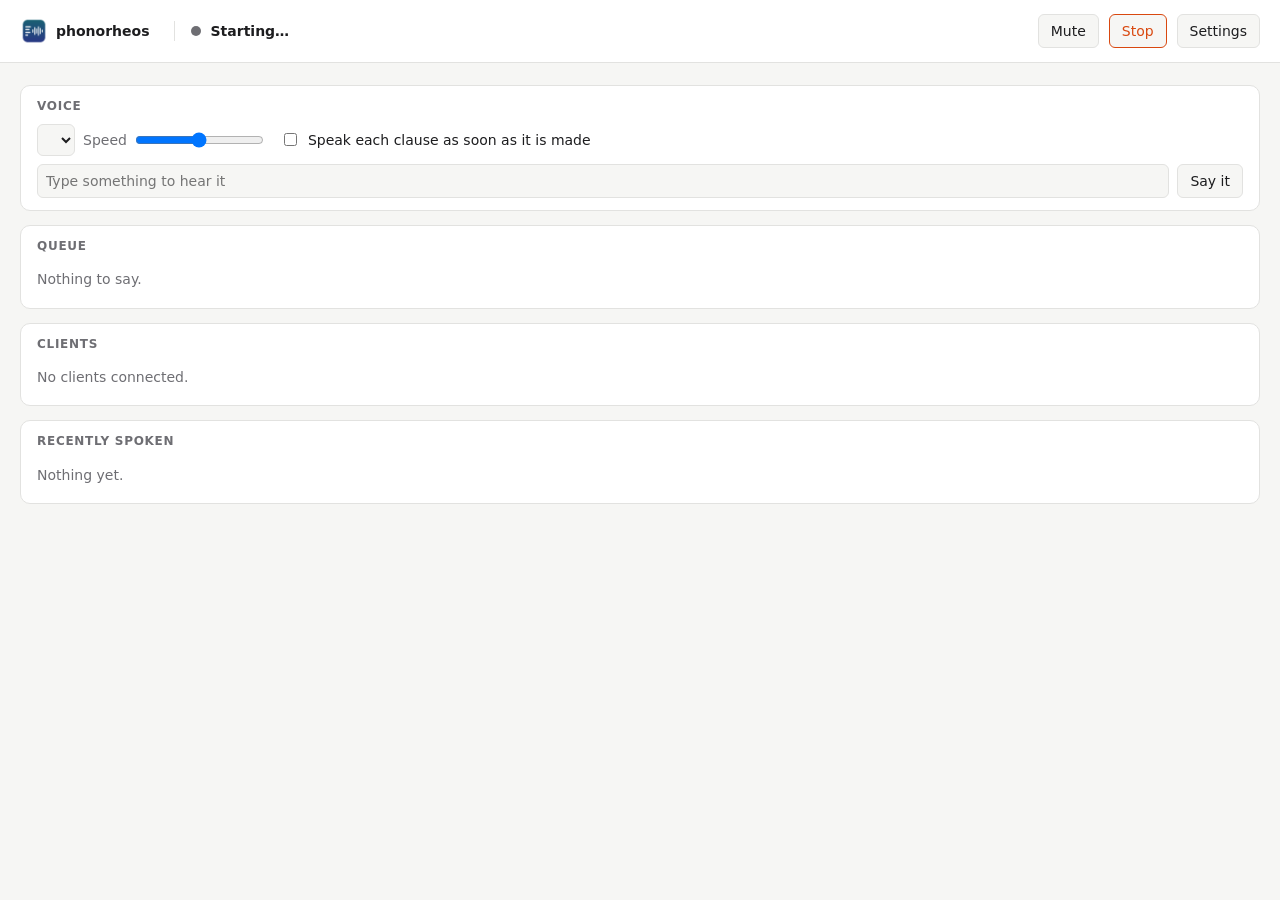
<file: ui/index.html>
<!doctype html>
<!-- SPDX-FileCopyrightText: 2026 Gary Frattarola <garyf@parkviewlab.ai> -->
<!-- SPDX-License-Identifier: AGPL-3.0-or-later -->
<html lang="en">
<head>
<meta charset="utf-8">
<title>phonorheos</title>
<link rel="stylesheet" href="style.css">
</head>
<body>
<header>
  <span class="brand"><img src="icon.png" alt="" width="28" height="28"><strong>phonorheos</strong><span id="header-version" class="ver"></span></span>
  <span class="sep"></span>
  <span id="dot" class="dot"></span>
  <strong id="state">Starting…</strong>
  <span class="grow"></span>
  <button id="mute" title="Silence speech without clearing the queue">Mute</button>
  <button id="stop" title="Silence everything now">Stop</button>
  <button id="toggle-settings">Settings</button>
</header>

<p id="error" class="error banner" hidden></p>

<main id="main">
  <section>
    <h2>Voice</h2>
    <div class="row">
      <select id="voice" aria-label="Voice"></select>
      <label class="speed">Speed <input id="speed" type="range" min="0.5" max="2" step="0.05"> <span id="speed-value"></span></label>
      <label class="check"><input id="by-clause" type="checkbox"> Speak each clause as soon as it is made</label>
    </div>
    <div class="row">
      <input id="try-text" placeholder="Type something to hear it" aria-label="Text to speak">
      <button id="try">Say it</button>
    </div>
  </section>

  <section>
    <h2>Queue</h2>
    <ul id="queue" class="list"><li class="empty">Nothing to say.</li></ul>
  </section>

  <section>
    <h2>Clients</h2>
    <ul id="readers" class="list"><li class="empty">No clients connected.</li></ul>
  </section>

  <section>
    <h2>Recently spoken</h2>
    <ul id="recent" class="list"><li class="empty">Nothing yet.</li></ul>
  </section>
</main>

<main id="settings" hidden>
  <section>
    <h2>Words</h2>
    <p class="note">How listed words are said: a respelling in ordinary letters ("wuss ter"), or phonemes between slashes ("/fQnQ ɹˈiːQs/").</p>
    <table id="words"></table>
    <div class="row">
      <input id="new-word" placeholder="Word" aria-label="Word">
      <input id="new-said" placeholder="Said as" aria-label="Said as">
      <button id="add-word">Add</button>
    </div>
  </section>

  <section>
    <h2>Network</h2>
    <label class="check"><input id="lan" type="checkbox"> Open to the LAN, for clients holding a token (port <span id="port"></span>)</label>
    <p id="lan-error" class="error" hidden></p>
    <ul id="tokens" class="list"></ul>
    <div class="row">
      <input id="token-name" placeholder="Name of the machine or app" aria-label="Token name">
      <button id="issue">Issue a token</button>
    </div>
    <p id="secret" class="secret" hidden></p>
  </section>

  <section>
    <h2>Starting</h2>
    <label class="check"><input id="autostart" type="checkbox"> Open phonorheos at login</label>
  </section>

  <section class="about">
    <p>phonorheos <span id="version"></span> · <span id="where">socket</span> <code id="socket"></code></p>
  </section>
</main>

<script src="app.js"></script>
</body>
</html>
</file>
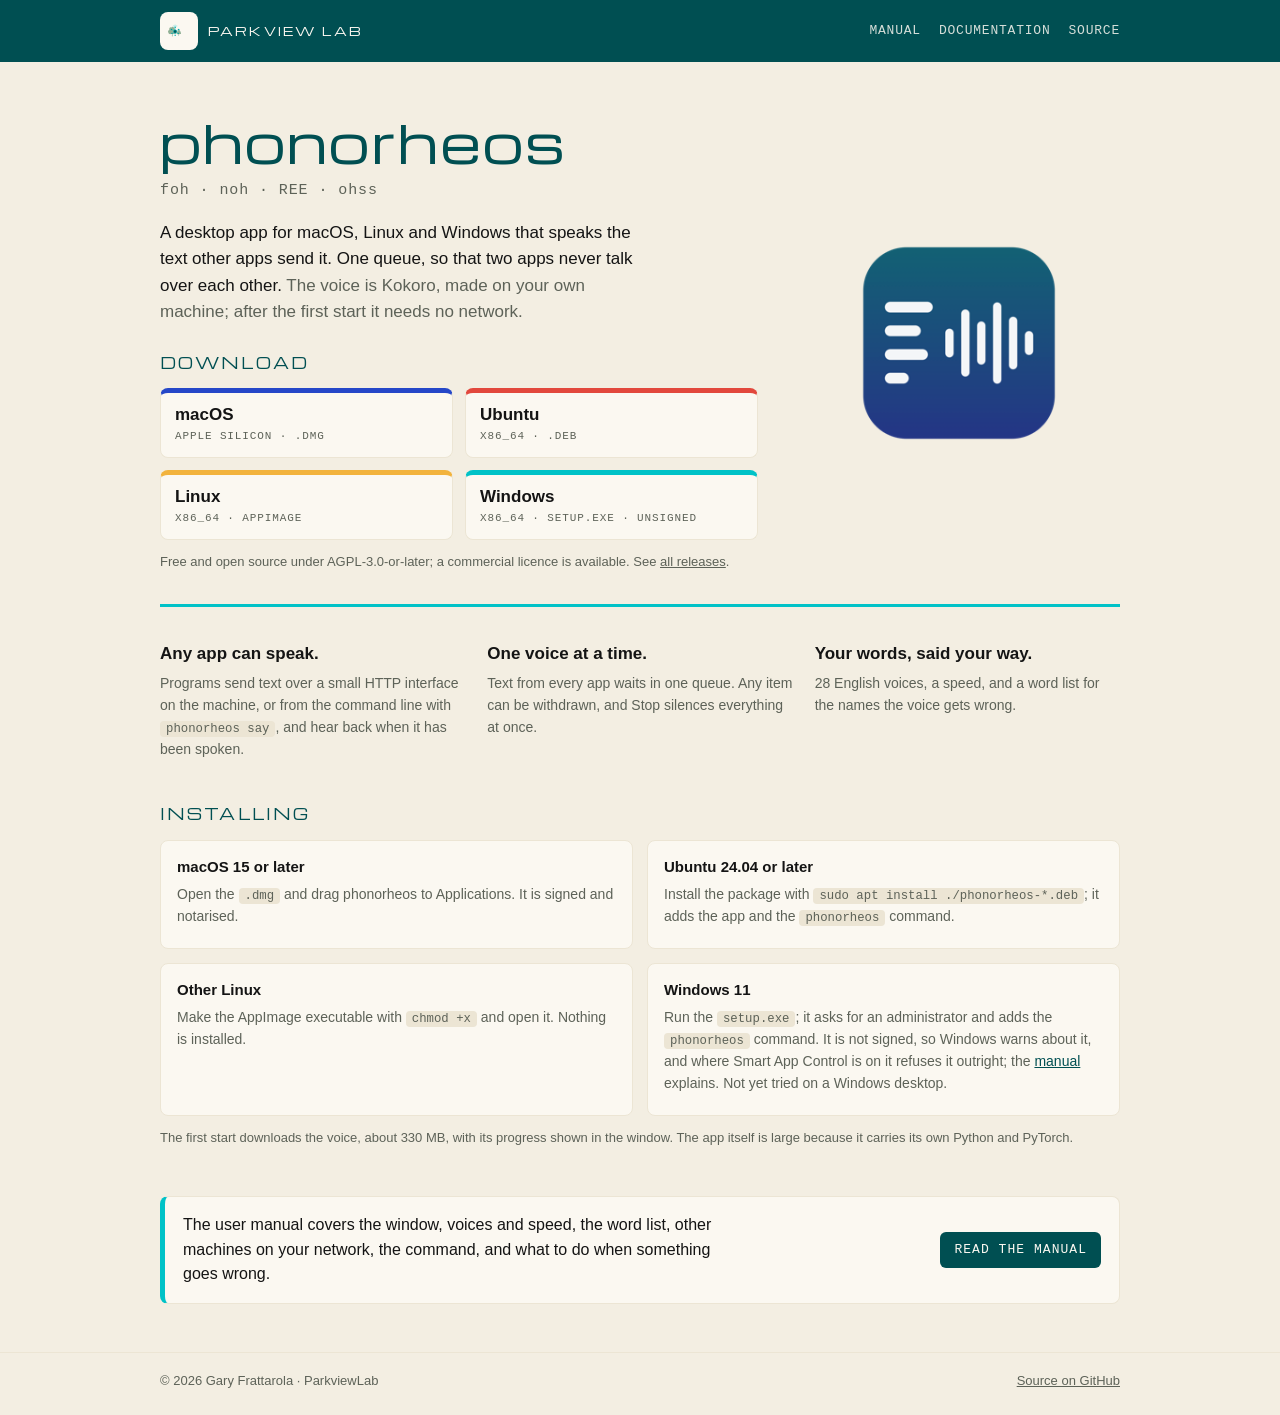
<file: site/downloads/index.html>
<!DOCTYPE html>
<!--
SPDX-FileCopyrightText: 2026 Gary Frattarola <garyf@parkviewlab.ai>
SPDX-License-Identifier: CC-BY-4.0
-->
<html lang="en">
<head>
<meta charset="UTF-8">
<meta name="viewport" content="width=device-width, initial-scale=1">
<title>ParkviewLab · phonorheos download</title>
<meta name="description" content="phonorheos: a desktop app that speaks the text other apps send it. Download for macOS, Linux and Windows.">
<link rel="icon" href="../assets/icon.png">
<style>
/* Palette: the ParkviewLab brand (the handbook's brand.md), its tokens verbatim.
   Teal and deep teal carry identity; the Bauhaus accents mark the three download
   tiles, one each. Michroma (SIL Open Font License 1.1, The Michroma Project
   Authors) is embedded below, so the page loads nothing from the network but
   the installers it links to. */
@font-face{font-family:'Michroma';font-style:normal;font-weight:400;font-display:swap;
  src:url([data-uri]) format('woff2');}
:root {
  /* Brand */
  --teal:#00C2C7; --teal-deep:#004f52; --sage:#90b095; --ink:#141414;
  /* Bauhaus / Kandinsky accents */
  --red:#E2483D; --blue:#2547C8; --yellow:#F2B33D;
  /* Surfaces */
  --paper:#f3eee2; --paper-2:#ece5d4; --card:#fbf8f1; --muted:#5d6258;
  --code:#161412; --code-text:#ece5d4;
  --mono:ui-monospace,SFMono-Regular,"SF Mono",Menlo,Consolas,monospace;
  --sans:-apple-system,BlinkMacSystemFont,"Segoe UI",Roboto,Helvetica,Arial,sans-serif;
  --display:'Michroma',var(--sans);
}
*{box-sizing:border-box;}
html,body{margin:0;}
body{font-family:var(--sans); color:var(--ink); background:var(--paper); line-height:1.55;}
a{color:var(--teal-deep);}
a:hover{color:var(--red);}
code{font-family:var(--mono); font-size:.88em; background:var(--paper-2); padding:1px 6px; border-radius:4px;}
.wrap{max-width:1000px; margin:0 auto; padding:0 20px;}

.topbar{background:var(--teal-deep); color:var(--card);}
.topbar .wrap{display:flex; align-items:center; justify-content:space-between; gap:12px; padding-top:12px; padding-bottom:12px;}
.lab{display:flex; align-items:center; gap:10px; color:var(--card); text-decoration:none; font-family:var(--display); font-size:12px; letter-spacing:.18em;}
.lab svg{width:38px; height:38px; background:var(--card); border-radius:8px; padding:3px; flex:none;}
.toplinks{display:flex; flex-wrap:wrap; justify-content:flex-end; gap:6px 18px; font-family:var(--mono); font-size:13px; text-transform:uppercase; letter-spacing:.06em;}
.toplinks a{color:var(--card); text-decoration:none; opacity:.85;}
.toplinks a:hover{opacity:1; color:var(--card); border-bottom:2px solid var(--teal);}

.hero{display:grid; grid-template-columns:1.3fr .7fr; gap:40px; align-items:center; padding:52px 0 32px; border-bottom:3px solid var(--teal);}
.hero-mark{justify-self:center;}
.hero-mark img{width:min(240px,56vw); height:auto; display:block;}
.wordmark{font-family:var(--display); font-weight:400; font-size:clamp(30px,5.4vw,52px); line-height:1.05; letter-spacing:.04em; margin:0 0 10px; color:var(--teal-deep);}
/* Written as said: the capitals mark the stressed syllable, so the line is
   never upper-cased. */
.say{font-family:var(--mono); font-size:15px; letter-spacing:.06em; color:var(--muted); margin:0 0 18px;}
.lede{font-size:17px; max-width:50ch; margin:0 0 26px;}
.lede .muted{color:var(--muted);}

.dl-head{display:flex; align-items:baseline; gap:12px; margin:0 0 14px;}
.dl-head h2,.section h2{font-family:var(--display); font-weight:400; font-size:15px; letter-spacing:.14em; text-transform:uppercase; margin:0; color:var(--teal-deep);}
.verbadge{font-family:var(--mono); font-size:14px; font-weight:700; color:var(--card); background:var(--teal-deep); padding:2px 10px; border-radius:4px;}
.verbadge:empty{display:none;}
.tiles{display:grid; grid-template-columns:repeat(2,1fr); gap:12px;}
.tile{display:block; text-decoration:none; color:var(--ink); background:var(--card); border:1px solid var(--paper-2);
  border-top:5px solid var(--accent); border-radius:8px; padding:12px 14px; transition:transform .09s ease;}
.tile:hover{transform:translateY(-2px); color:var(--ink);}
.tile .t-os{font-size:17px; font-weight:650; line-height:1.15;}
.tile .t-kind{font-family:var(--mono); font-size:11px; letter-spacing:.08em; text-transform:uppercase; color:var(--muted); margin-top:3px;}
.tile.mac{--accent:var(--blue);} .tile.deb{--accent:var(--red);} .tile.appimage{--accent:var(--yellow);} .tile.win{--accent:var(--teal);}
.dl-note{font-size:13px; color:var(--muted); margin:12px 0 0;}
.dl-note a{color:var(--muted);}

.section{padding:34px 0 8px;}
.section h2{margin-bottom:14px;}
.trio{display:grid; grid-template-columns:repeat(3,1fr); gap:22px;}
.pt h3{font-size:17px; margin:0 0 6px;}
.pt p{font-size:14px; color:var(--muted); margin:0;}
.steps{display:grid; grid-template-columns:repeat(2,1fr); gap:14px;}
.step{background:var(--card); border:1px solid var(--paper-2); border-radius:8px; padding:14px 16px;}
.step h3{font-size:15px; margin:0 0 6px;}
.step p{font-size:14px; color:var(--muted); margin:0 0 6px;}
.manual{display:flex; flex-wrap:wrap; align-items:center; justify-content:space-between; gap:12px; background:var(--card); border:1px solid var(--paper-2); border-left:5px solid var(--teal); border-radius:8px; padding:16px 18px; margin:6px 0 40px;}
.manual p{margin:0; max-width:60ch;}
.manual a.go{font-family:var(--mono); font-size:13px; text-transform:uppercase; letter-spacing:.08em; text-decoration:none; color:var(--card); background:var(--teal-deep); padding:8px 14px; border-radius:6px;}
.manual a.go:hover{background:var(--ink); color:var(--card);}

footer{border-top:1px solid var(--paper-2);}
footer .wrap{display:flex; flex-wrap:wrap; gap:8px 22px; justify-content:space-between; padding-top:18px; padding-bottom:26px; font-size:13px; color:var(--muted);}
footer a{color:var(--muted);}

@media (max-width:760px){
  .hero{grid-template-columns:1fr; gap:22px; padding-top:32px;}
  .hero-mark{order:-1;}
  .tiles,.trio,.steps{grid-template-columns:1fr;}
  .lab span{display:none;}
  .toplinks{gap:6px 14px; font-size:12px;}
}
</style>
</head>
<body>
<header class="topbar">
  <div class="wrap">
    <a class="lab" href="https://parkviewlab.ai/"><svg aria-hidden="true" width="400" height="400" viewBox="0 0 400 400" role="img" xmlns="http://www.w3.org/2000/svg">
<title>Parkview Lab</title>
<g transform="translate(200,200)">
  <rect x="-88.572067" y="39.569824" width="9" height="28" fill="#90b095"/>
  <circle cx="-83" cy="10" r="30" fill="#90b095"/>
  <circle cx="-111" cy="20" r="22" fill="#90b095"/>
  <circle cx="-55" cy="18" r="21" fill="#90b095"/>
  <circle cx="-119" cy="4" r="16" fill="#90b095"/>
  <circle cx="-47" cy="6" r="15" fill="#90b095"/>
  <circle cx="-99" cy="-14" r="24" fill="#90b095"/>
  <circle cx="-71" cy="-22" r="20" fill="#90b095"/>
  <circle cx="-103" cy="-32" r="16" fill="#90b095"/>
  <circle cx="-79" cy="-38" r="15" fill="#90b095"/>
  <circle cx="-59" cy="-14" r="13" fill="#90b095"/>
  <rect x="-5.820663" y="39.498325" width="6" height="22" fill="#90b095"/>
  <circle cx="-2" cy="26" r="17" fill="#90b095"/>
  <circle cx="-19" cy="29" r="13" fill="#90b095"/>
  <circle cx="14" cy="27" r="12" fill="#90b095"/>
  <circle cx="-11" cy="12" r="13" fill="#90b095"/>
  <circle cx="7" cy="13" r="14" fill="#90b095"/>
  <circle cx="-4.2837896" cy="-2.7139649" r="11" fill="#90b095"/>
  <circle cx="6" cy="-2.14414" r="7" fill="#90b095"/>
  <g transform="matrix(0.84873049,0,0,0.84873049,-48.542203,6.0416091)">
    <path d="m -16,-78 a 28,28 0 0 1 32,0" fill="none" stroke="#00C2C7" stroke-width="4" stroke-linecap="square"/>
    <path d="m -28,-88 a 46,46 0 0 1 56,0" fill="none" stroke="#00C2C7" stroke-width="2.5" stroke-linecap="square"/>
    <polyline points="0,-28 0,-36 0,-62" fill="none" stroke="#00C2C7" stroke-width="6" stroke-linecap="square" stroke-linejoin="miter"/>
    <polyline points="24,-14 32,-22 53.7,-28" fill="none" stroke="#00C2C7" stroke-width="6" stroke-linecap="square" stroke-linejoin="miter"/>
    <polyline points="-24,-14 -32,-22 -53.7,-28" fill="none" stroke="#00C2C7" stroke-width="6" stroke-linecap="square" stroke-linejoin="miter"/>
    <polyline points="0,28 0,35 0,56" fill="none" stroke="#00C2C7" stroke-width="4.5" stroke-linecap="square" stroke-linejoin="miter"/>
    <polyline points="24,14 30,20 46,28" fill="none" stroke="#00C2C7" stroke-width="4.5" stroke-linecap="square" stroke-linejoin="miter"/>
    <polyline points="-24,14 -30,20 -46,28" fill="none" stroke="#00C2C7" stroke-width="4.5" stroke-linecap="square" stroke-linejoin="miter"/>
    <circle cx="0" cy="-62" r="11" fill="#00C2C7"/><circle cx="0" cy="-62" r="5" fill="#004f52"/>
    <circle cx="53.7" cy="-31" r="11" fill="#00C2C7"/><circle cx="53.7" cy="-31" r="5" fill="#004f52"/>
    <circle cx="-53.7" cy="-31" r="11" fill="#00C2C7"/><circle cx="-53.7" cy="-31" r="5" fill="#004f52"/>
    <circle cx="0" cy="56" r="9" fill="#00C2C7"/><circle cx="0" cy="56" r="4" fill="#004f52"/>
    <circle cx="46" cy="28" r="9" fill="#00C2C7"/><circle cx="46" cy="28" r="4" fill="#004f52"/>
    <circle cx="-46" cy="28" r="9" fill="#00C2C7"/><circle cx="-46" cy="28" r="4" fill="#004f52"/>
    <polygon points="0,-28 24,-14 24,14 0,28 -24,14 -24,-14" fill="#00C2C7"/>
    <polygon points="0,-23 20,-11.5 20,11.5 0,23 -20,11.5 -20,-11.5" fill="#004f52"/>
    <line x1="0" y1="-23" x2="0" y2="23" stroke="#00C2C7" stroke-width="3" stroke-linecap="square"/>
  </g>
</g>
</svg><span>PARKVIEW LAB</span></a>
    <nav class="toplinks">
      <a href="../docs/user-manual.html">Manual</a>
      <a href="../">Documentation</a>
      <a href="https://github.com/ParkviewLab/phonorheos">Source</a>
    </nav>
  </div>
</header>

<main class="wrap">
  <section class="hero">
    <div>
      <h1 class="wordmark">phonorheos</h1>
      <p class="say">foh · noh · REE · ohss</p>
      <p class="lede">A desktop app for macOS, Linux and Windows that speaks the text other apps send it. One queue, so that two apps never talk over each other. <span class="muted">The voice is Kokoro, made on your own machine; after the first start it needs no network.</span></p>

      <div class="dl-head">
        <h2>Download</h2>
        <!-- The version is stamped into the page at deploy time; the script below
             only uses it to point each tile at its installer. -->
        <span class="verbadge ver">__LATEST_TAG__</span>
      </div>
      <div class="tiles">
        <a class="tile mac" id="dl-mac" href="https://github.com/ParkviewLab/phonorheos/releases/latest">
          <div class="t-os">macOS</div><div class="t-kind">Apple silicon · .dmg</div>
        </a>
        <a class="tile deb" id="dl-deb" href="https://github.com/ParkviewLab/phonorheos/releases/latest">
          <div class="t-os">Ubuntu</div><div class="t-kind">x86_64 · .deb</div>
        </a>
        <a class="tile appimage" id="dl-appimage" href="https://github.com/ParkviewLab/phonorheos/releases/latest">
          <div class="t-os">Linux</div><div class="t-kind">x86_64 · AppImage</div>
        </a>
        <a class="tile win" id="dl-win" href="https://github.com/ParkviewLab/phonorheos/releases/latest">
          <div class="t-os">Windows</div><div class="t-kind">x86_64 · setup.exe · unsigned</div>
        </a>
      </div>
      <p class="dl-note">Free and open source under AGPL-3.0-or-later; a commercial licence is available. See <a href="https://github.com/ParkviewLab/phonorheos/releases">all releases</a>.</p>
    </div>
    <div class="hero-mark"><img src="../assets/icon.png" width="256" height="256" alt="The phonorheos icon"></div>
  </section>

  <section class="section">
    <div class="trio">
      <div class="pt"><h3>Any app can speak.</h3><p>Programs send text over a small HTTP interface on the machine, or from the command line with <code>phonorheos say</code>, and hear back when it has been spoken.</p></div>
      <div class="pt"><h3>One voice at a time.</h3><p>Text from every app waits in one queue. Any item can be withdrawn, and Stop silences everything at once.</p></div>
      <div class="pt"><h3>Your words, said your way.</h3><p>28 English voices, a speed, and a word list for the names the voice gets wrong.</p></div>
    </div>
  </section>

  <section class="section">
    <h2>Installing</h2>
    <div class="steps">
      <div class="step"><h3>macOS 15 or later</h3><p>Open the <code>.dmg</code> and drag phonorheos to Applications. It is signed and notarised.</p></div>
      <div class="step"><h3>Ubuntu 24.04 or later</h3><p>Install the package with <code>sudo apt install ./phonorheos-*.deb</code>; it adds the app and the <code>phonorheos</code> command.</p></div>
      <div class="step"><h3>Other Linux</h3><p>Make the AppImage executable with <code>chmod +x</code> and open it. Nothing is installed.</p></div>
      <div class="step"><h3>Windows 11</h3><p>Run the <code>setup.exe</code>; it asks for an administrator and adds the <code>phonorheos</code> command. It is not signed, so Windows warns about it, and where Smart App Control is on it refuses it outright; the <a href="../docs/user-manual.html#windows">manual</a> explains. Not yet tried on a Windows desktop.</p></div>
    </div>
    <p class="dl-note">The first start downloads the voice, about 330 MB, with its progress shown in the window. The app itself is large because it carries its own Python and PyTorch.</p>
  </section>

  <section class="section">
    <div class="manual">
      <p>The user manual covers the window, voices and speed, the word list, other machines on your network, the command, and what to do when something goes wrong.</p>
      <a class="go" href="../docs/user-manual.html">Read the manual</a>
    </div>
  </section>
</main>

<footer>
  <div class="wrap">
    <span>© 2026 Gary Frattarola · ParkviewLab</span>
    <span><a href="https://github.com/ParkviewLab/phonorheos">Source on GitHub</a></span>
  </div>
</footer>

<script>
// Points each tile straight at its installer in the release this page was
// published with. The build stamps that release's tag into the page, and the
// installers' names follow from it (scripts/build-app), so no request is made.
// Without JavaScript the tiles keep their /releases/latest links.
(function(){
  var ver=document.querySelector('.ver');
  var tag=ver ? ver.textContent.trim() : '';
  if(!/^v\d+\.\d+\.\d+$/.test(tag)){
    // A page served without the deploy step (a local preview): no version shown.
    if(ver && tag.indexOf('__LATEST')===0) ver.textContent='';
    return;
  }
  var v=tag.slice(1), base='https://github.com/ParkviewLab/phonorheos/releases/download/'+tag+'/phonorheos-'+v;
  var files={ 'dl-mac':'-macos-arm64.dmg', 'dl-deb':'-linux-amd64.deb', 'dl-appimage':'-linux-amd64.AppImage', 'dl-win':'-windows-x64-setup.exe' };
  Object.keys(files).forEach(function(id){ var el=document.getElementById(id); if(el) el.href=base+files[id]; });
})();
</script>
</body>
</html>
</file>
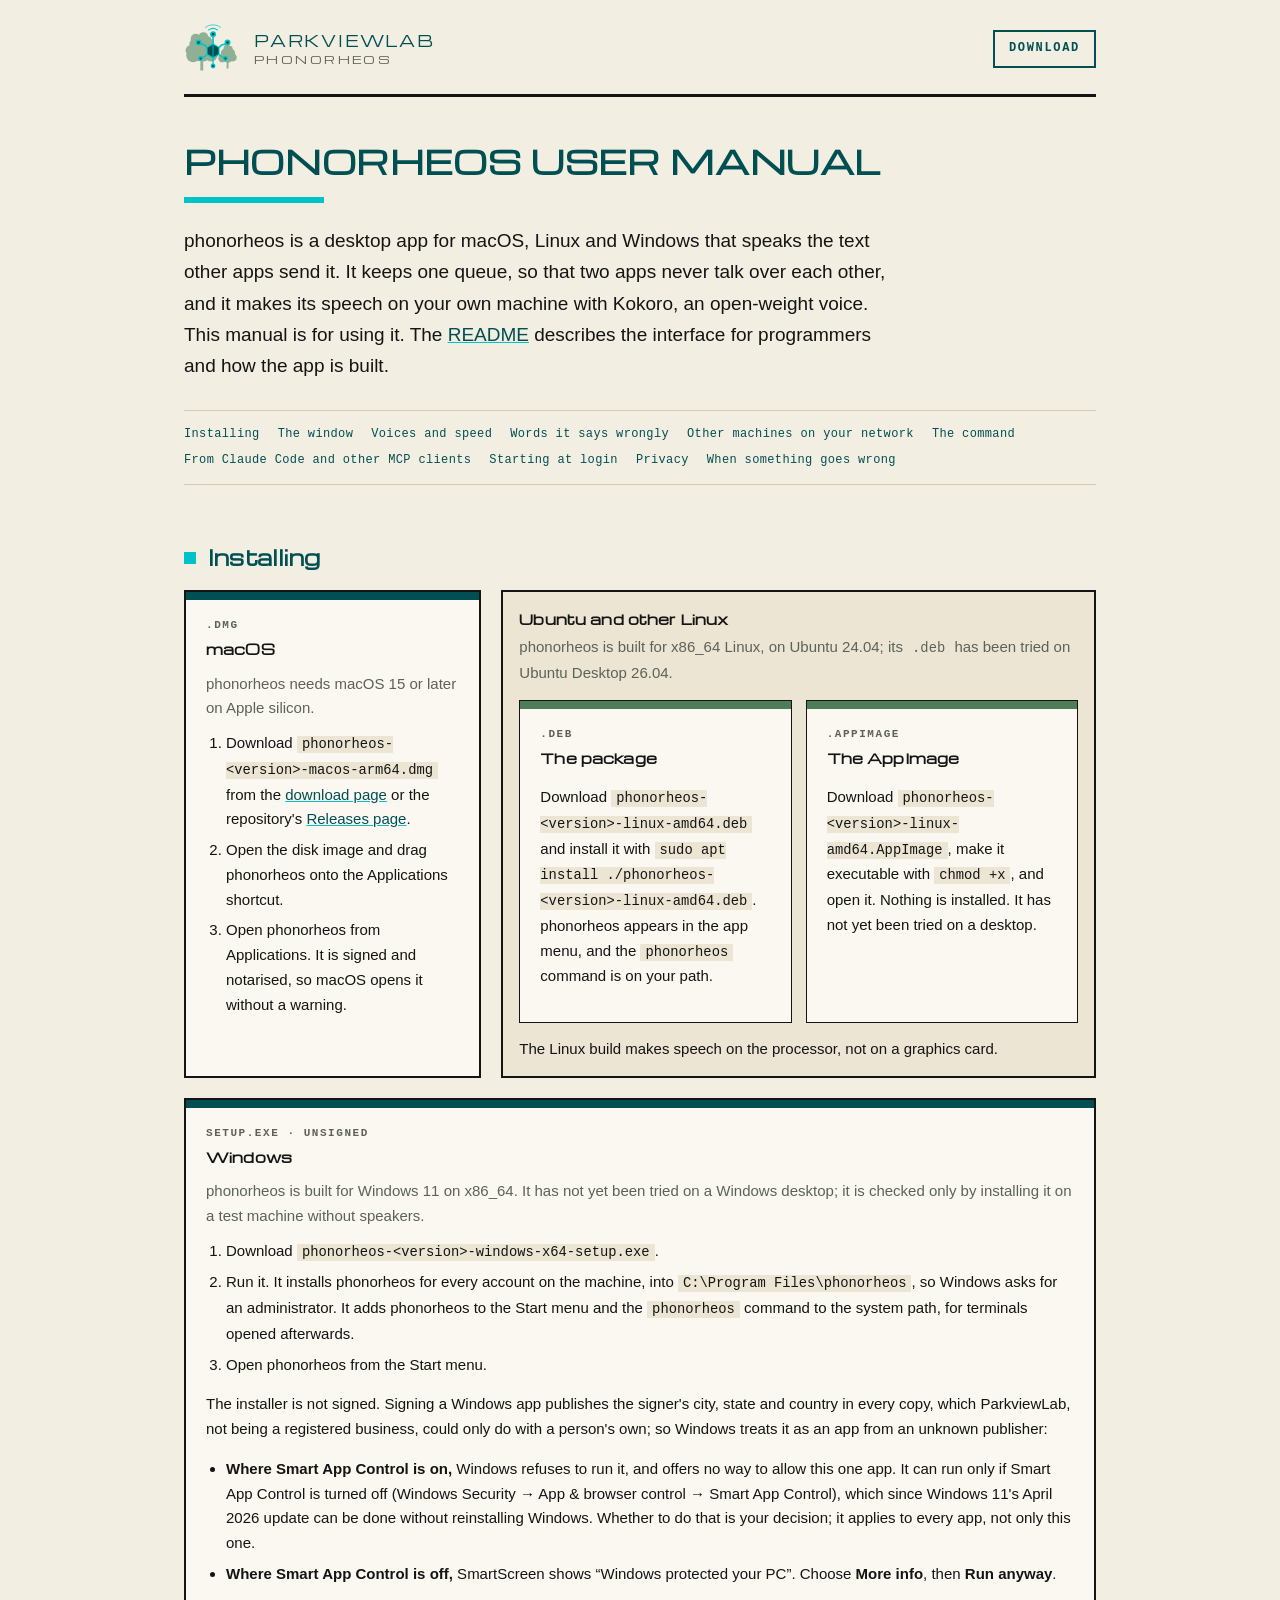
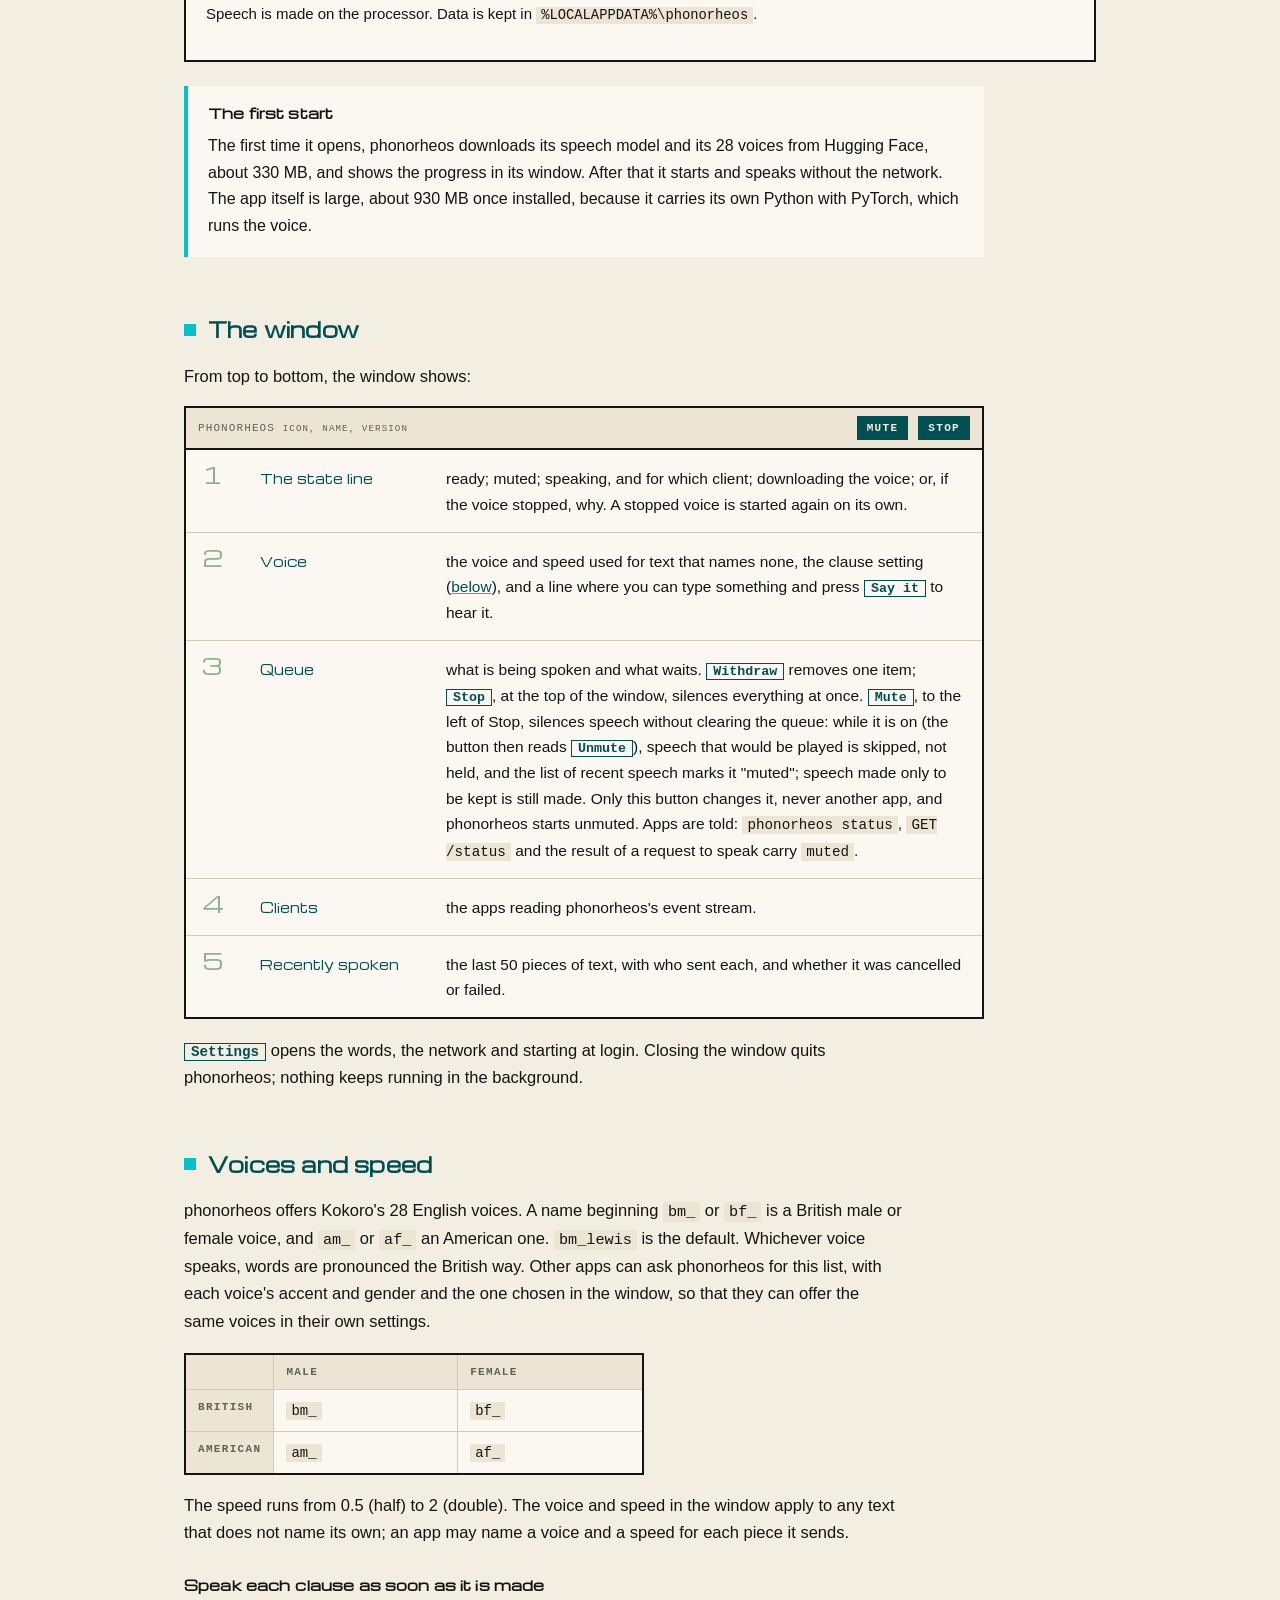
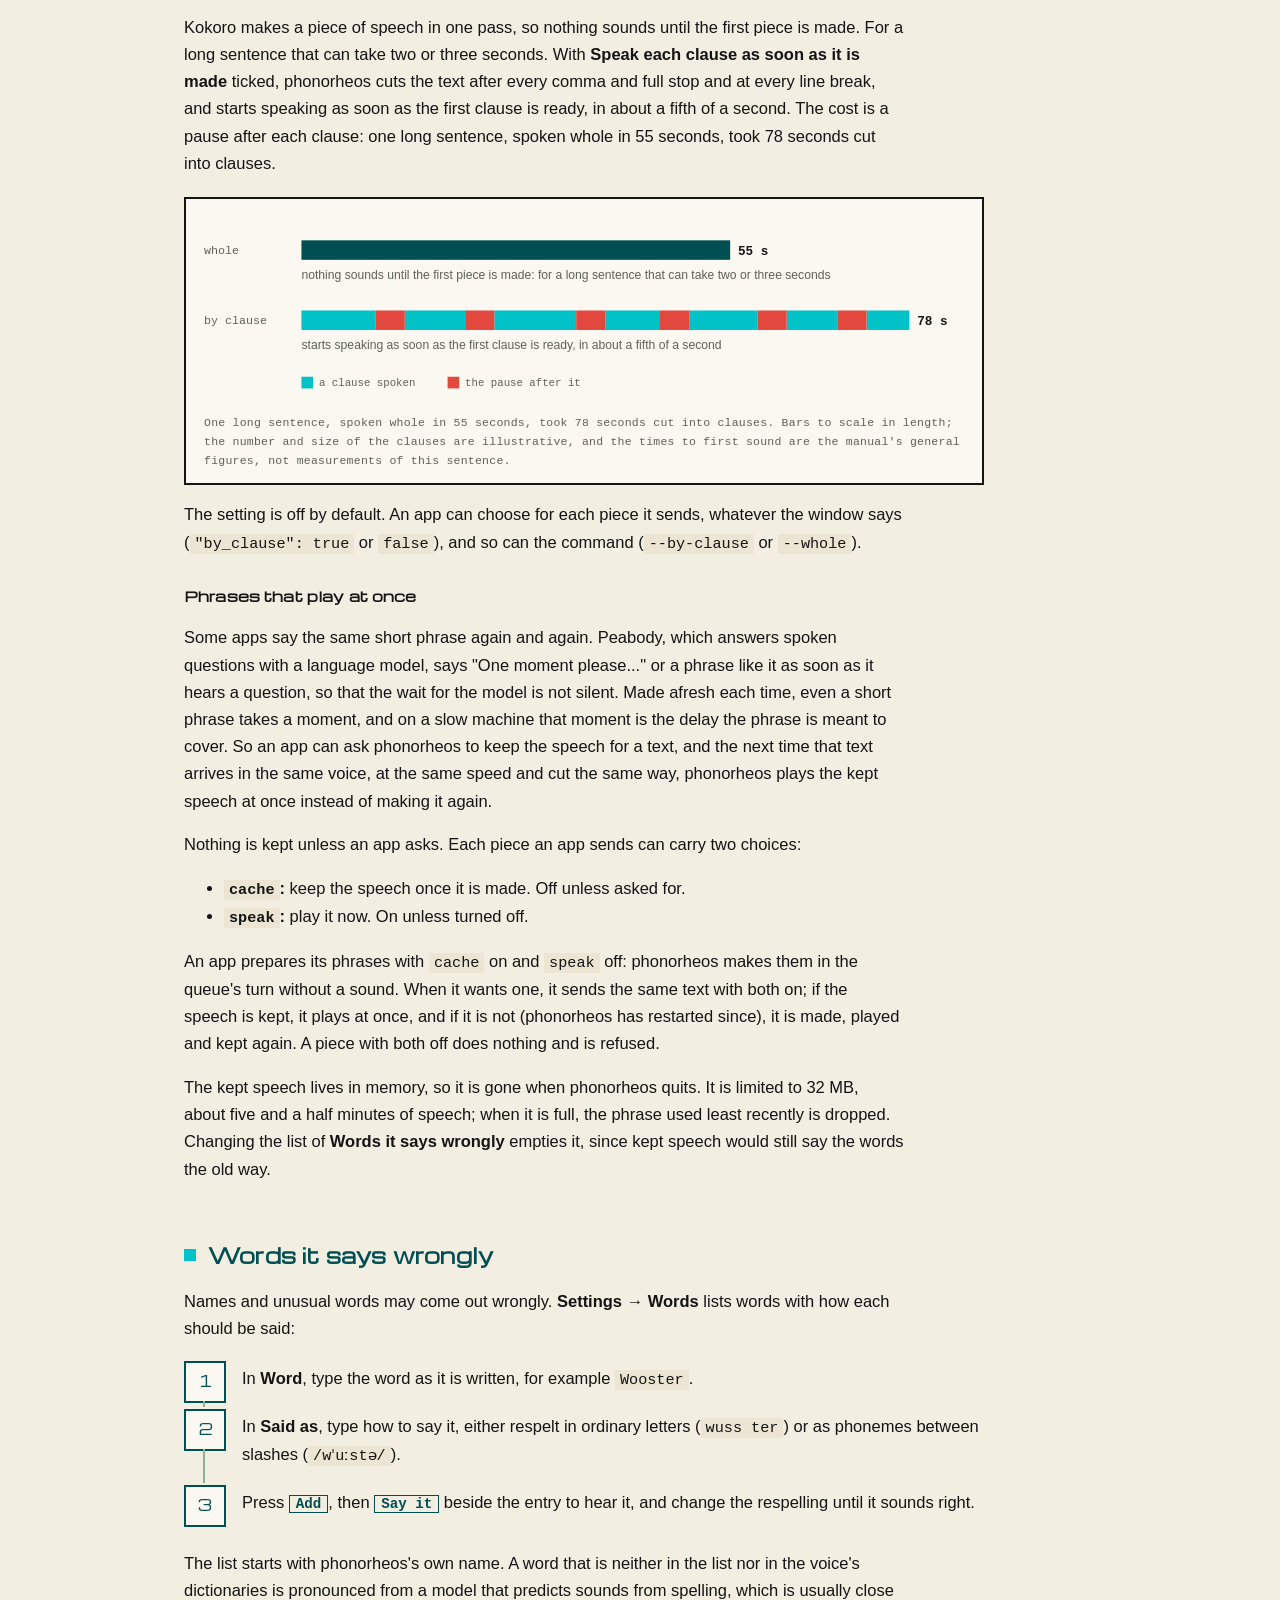
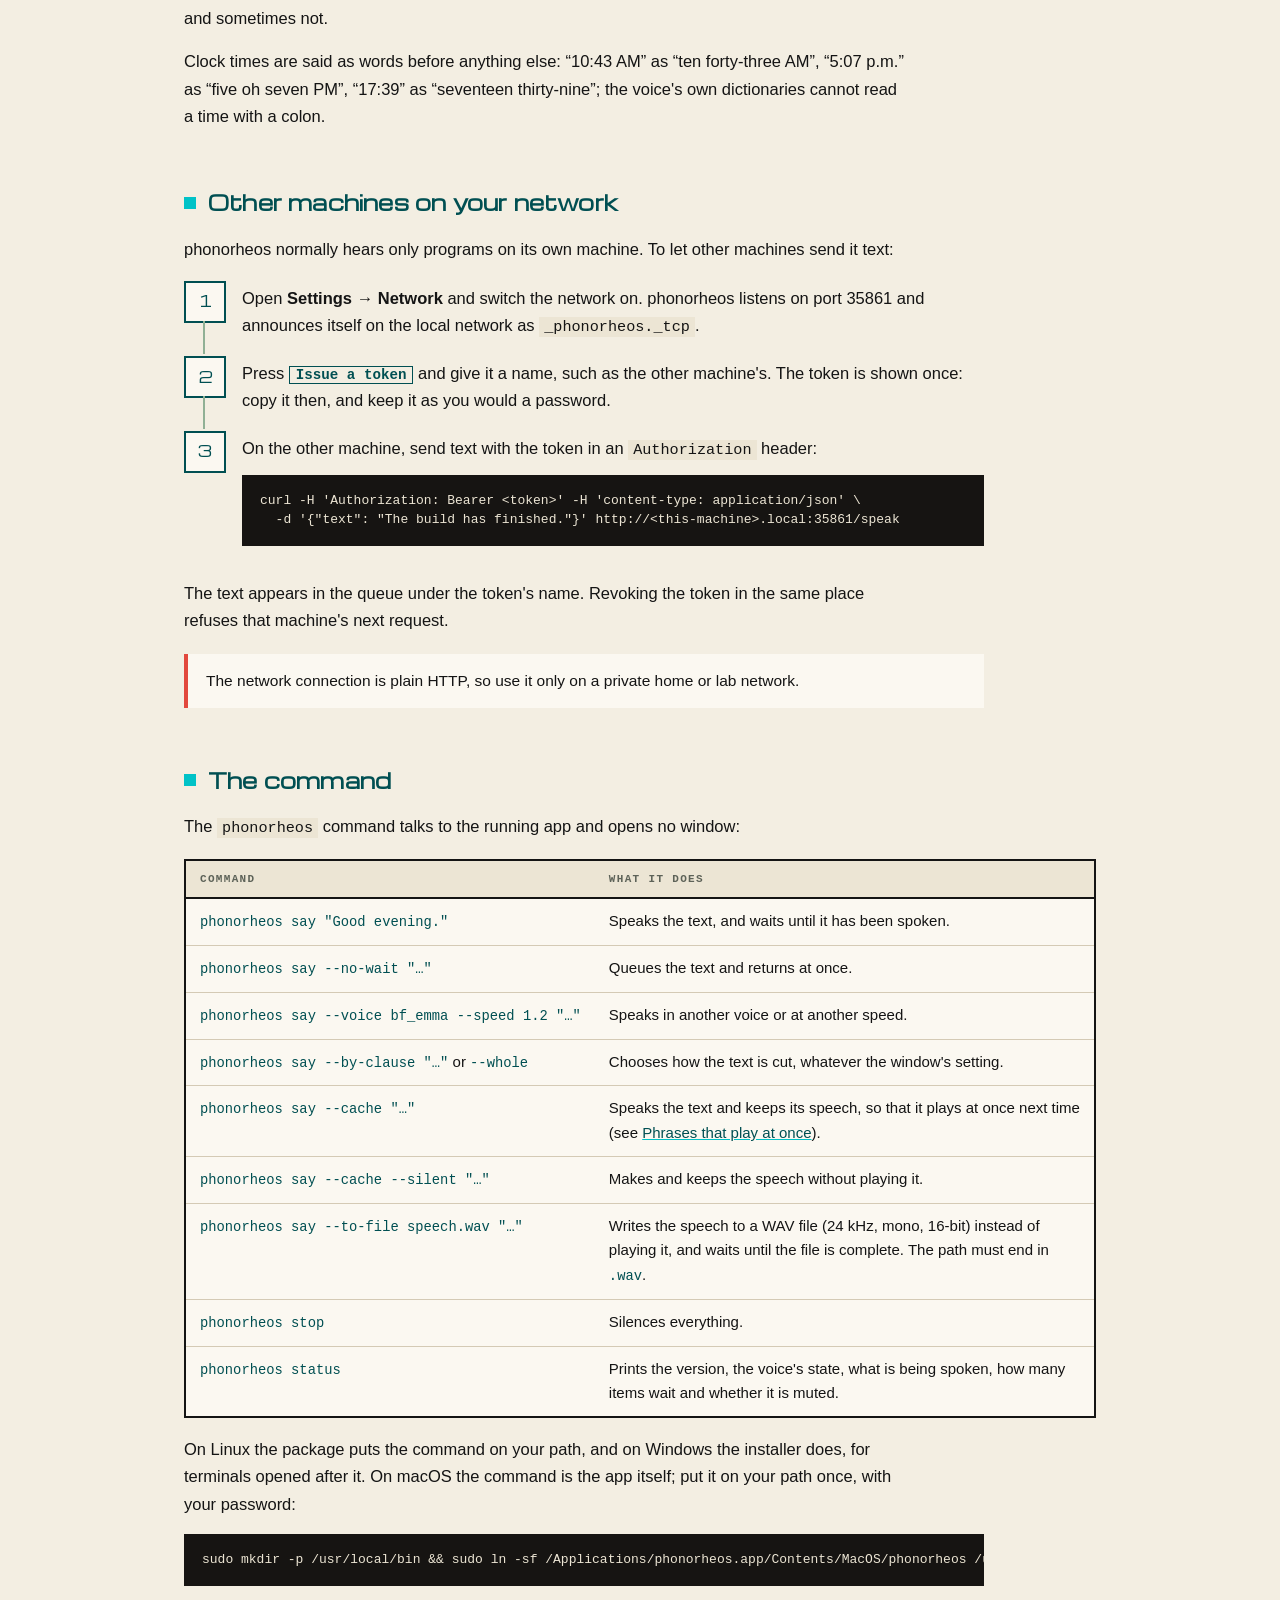
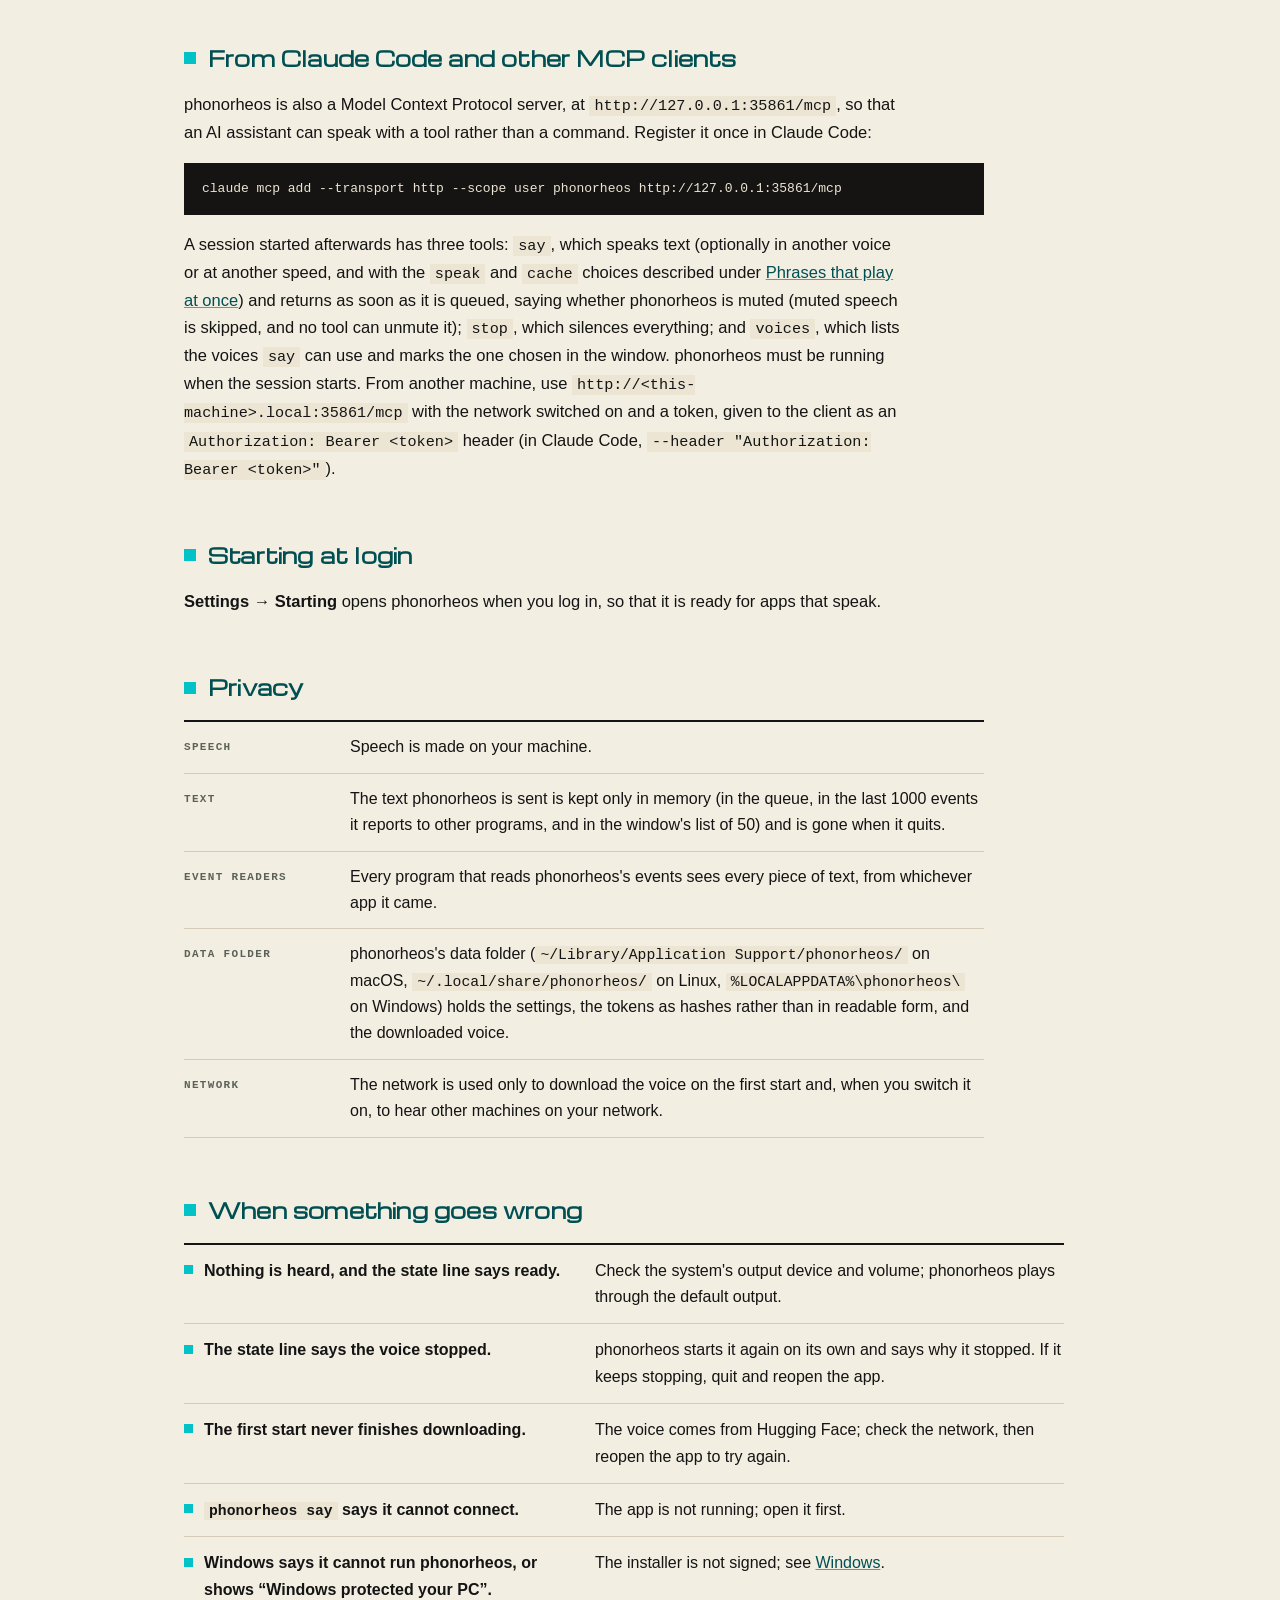
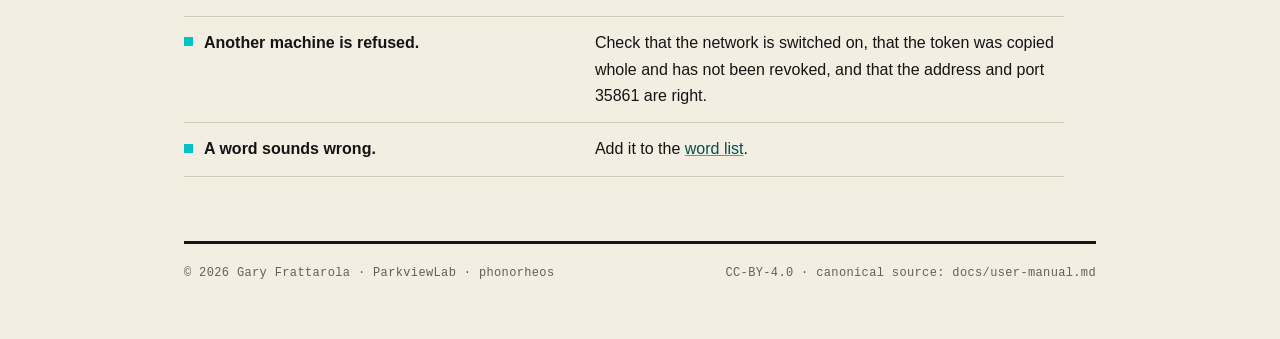
<file: docs/user-manual.html>
<!DOCTYPE html>
<!--
SPDX-FileCopyrightText: 2026 Gary Frattarola <garyf@parkviewlab.ai>
SPDX-License-Identifier: CC-BY-4.0

Designed HTML twin of docs/user-manual.md, authored from the ParkviewLab
md-to-html scaffold. The Markdown is canonical: when they drift, the Markdown
wins and this file is re-authored from it.
-->
<html lang="en">
<head>
<meta charset="utf-8">
<meta name="viewport" content="width=device-width, initial-scale=1">
<title>ParkviewLab · phonorheos user manual</title>
<meta name="description" content="How to install and use phonorheos, the desktop app for macOS, Linux and Windows that speaks the text other apps send it, and makes its speech on your own machine with Kokoro, an open-weight voice.">
<style>
/* ===========================================================================
   ParkviewLab brand: see the handbook's docs/brand.md (single source of truth).
   Palette: three brand colours carry identity (teal, teal-deep, sage); the
   Bauhaus accents are used once each at most: red marks the one network
   caveat and the cost in the clause figure.
   Michroma (SIL Open Font License 1.1, (c) The Michroma Project Authors) is
   embedded as base64 woff2 so this file is offline and single-file.
   =========================================================================== */
@font-face {
  font-family: 'Michroma';
  font-style: normal;
  font-weight: 400;
  font-display: swap;
  src: url('[data-uri]') format('woff2');
}
:root {
  /* Brand */
  --teal:#00C2C7; --teal-deep:#004f52; --sage:#90b095; --ink:#141414;
  /* Bauhaus / Kandinsky accents */
  --red:#E2483D; --blue:#2547C8; --yellow:#F2B33D;
  /* Surfaces */
  --paper:#f3eee2; --paper-2:#ece5d4; --card:#fbf8f1; --muted:#5d6258;
  --code:#161412; --code-text:#ece5d4;
  --mono:ui-monospace,SFMono-Regular,"SF Mono",Menlo,Consolas,monospace;
  --sans:-apple-system,BlinkMacSystemFont,"Segoe UI",Roboto,Helvetica,Arial,sans-serif;
  --display:'Michroma',var(--sans);
}
* { box-sizing:border-box; }
html { scroll-behavior:smooth; }
body {
  margin:0; background:var(--paper); color:var(--ink); font-family:var(--sans);
  line-height:1.65; -webkit-font-smoothing:antialiased;
}
.wrap { max-width:960px; margin:0 auto; padding:0 24px 96px; }
a { color:var(--teal-deep); text-decoration-color:var(--teal); }
a:hover { color:var(--red); }

/* ---- Header bar: logo mark + wordmark + download link ---- */
header.site {
  border-bottom:3px solid var(--ink); padding:22px 0 18px; margin-bottom:44px;
  display:flex; align-items:center; gap:16px; flex-wrap:wrap;
}
header.site .mark { height:54px; width:54px; flex:none; }
header.site .word {
  font-family:var(--display); text-transform:uppercase; letter-spacing:.12em;
  font-size:15px; color:var(--teal-deep); line-height:1.1;
}
header.site .word small { display:block; color:var(--muted); font-size:11px; letter-spacing:.22em; margin-top:4px; }
header.site .dl {
  margin-left:auto; font-family:var(--mono); font-size:12px; font-weight:600;
  text-transform:uppercase; letter-spacing:.14em; text-decoration:none;
  color:var(--teal-deep); border:2px solid var(--teal-deep); padding:7px 14px;
}
header.site .dl:hover { color:var(--paper); background:var(--teal-deep); }

/* ---- Hero ---- */
.hero { margin:8px 0 28px; }
.hero h1 {
  font-family:var(--display); font-size:32px; line-height:1.25; margin:0 0 16px;
  color:var(--teal-deep); text-transform:uppercase; letter-spacing:.02em;
}
.hero .rule { height:6px; width:140px; background:var(--teal); margin:0 0 22px; }
.hero p.lede { font-size:19px; max-width:720px; margin:0; }

/* ---- Contents: the manual's sections, in order ---- */
nav.toc { margin:0 0 8px; padding:14px 0; border-top:1px solid #d4cab5; border-bottom:1px solid #d4cab5; }
nav.toc ol { list-style:none; margin:0; padding:0; display:flex; flex-wrap:wrap; gap:6px 18px; }
nav.toc li { font-family:var(--mono); font-size:12px; letter-spacing:.03em; }
nav.toc a { text-decoration:none; }
nav.toc a:hover { text-decoration:underline; }

/* ---- Sections ---- */
section { scroll-margin-top:16px; }
h2 {
  font-family:var(--display); font-size:20px; color:var(--teal-deep); letter-spacing:.01em;
  margin:56px 0 16px; display:flex; align-items:center; gap:12px;
}
h2::before { content:""; width:12px; height:12px; background:var(--teal); flex:none; }
h3 { font-family:var(--display); font-size:14px; letter-spacing:.01em; margin:28px 0 10px; }
p, li { font-size:16.5px; }
.prose { max-width:720px; }
.ui { font-weight:600; }  /* a control's name, as the Markdown sets it in bold */

/* ---- Install routes: macOS beside the Linux pair ---- */
.routes { display:grid; grid-template-columns:1fr 2fr; gap:20px; margin:8px 0; align-items:stretch; }
.card {
  position:relative; background:var(--card); border:2px solid var(--ink);
  padding:24px 20px 18px; overflow:hidden;
}
.card::before { content:""; position:absolute; top:0; left:0; width:100%; height:8px; background:var(--ac,var(--teal-deep)); }
.card .kind { font-family:var(--mono); font-size:11px; text-transform:uppercase; letter-spacing:.14em; color:var(--muted); font-weight:600; }
.card h3 { margin:4px 0 10px; }
.card p, .card li { font-size:15px; }
.card ol { padding-left:20px; margin:10px 0 0; }
.card ol li { margin-bottom:6px; }
.card .req { margin:0; color:var(--muted); }
.winroute { margin-top:20px; }
.card ul { padding-left:20px; margin:10px 0 0; }
.card ul li { margin-bottom:6px; }
.ac-teal{--ac:var(--teal-deep)} .ac-sage{--ac:#4f7d5a}
.family { border:2px solid var(--ink); background:var(--paper-2); padding:16px 16px 14px; display:flex; flex-direction:column; }
.family > h3 { margin:0 0 4px; }
.family > p { margin:0 0 14px; font-size:15px; color:var(--muted); }
.family .pair { display:grid; grid-template-columns:1fr 1fr; gap:14px; flex:1; }
.family .pair .card { border-width:1.5px; }
.family .note { margin:14px 0 0; font-size:15px; color:var(--ink); }

/* ---- Stat strip (first start) ---- */
.firststart { background:var(--card); border-left:4px solid var(--teal); padding:16px 20px 18px; margin:24px 0 0; max-width:800px; }
.firststart h3 { margin:0 0 8px; }
.firststart p { margin:0; font-size:16px; }

/* ---- The window, drawn as a schematic ---- */
.window { max-width:800px; border:2px solid var(--ink); background:var(--card); margin:8px 0 18px; }
.window .bar {
  display:flex; align-items:center; gap:10px; padding:8px 12px;
  border-bottom:2px solid var(--ink); background:var(--paper-2);
  font-family:var(--mono); font-size:11px; letter-spacing:.1em; text-transform:uppercase; color:var(--muted);
}
.window .bar .dir { flex:1; }
.window .bar .btn { font-weight:600; color:var(--paper); background:var(--teal-deep); padding:3px 10px; letter-spacing:.12em; }
.pane { display:grid; grid-template-columns:42px 170px 1fr; gap:0 16px; padding:14px 16px; border-bottom:1px solid #d4cab5; align-items:baseline; }
.pane:last-child { border-bottom:0; }
.pane .n { font-family:var(--display); font-size:22px; color:var(--sage); line-height:1; }
.pane .name { font-family:var(--display); font-size:13px; color:var(--teal-deep); }
.pane .what { font-size:15.5px; }
.btnword { font-family:var(--mono); font-size:.86em; font-weight:600; border:1px solid var(--teal-deep); color:var(--teal-deep); padding:0 6px; white-space:nowrap; }

/* ---- Voice prefixes: a two-by-two key ---- */
.key { display:grid; grid-template-columns:auto 1fr 1fr; max-width:460px; border:2px solid var(--ink); margin:18px 0 10px; font-size:15px; }
.key > div { padding:8px 12px; border-right:1px solid #d4cab5; border-bottom:1px solid #d4cab5; background:var(--card); }
.key > div:nth-child(3n) { border-right:0; }
.key > div:nth-last-child(-n+3) { border-bottom:0; }
.key .h { font-family:var(--mono); font-size:11px; text-transform:uppercase; letter-spacing:.12em; color:var(--muted); background:var(--paper-2); font-weight:600; }
.key code { font-size:14px; }

/* ---- Clause figure ---- */
figure.clause { margin:20px 0 6px; max-width:800px; background:var(--card); border:2px solid var(--ink); padding:16px 18px 12px; }
figure.clause svg { width:100%; height:auto; display:block; }
figure.clause figcaption { font-family:var(--mono); font-size:11.5px; color:var(--muted); letter-spacing:.02em; margin-top:8px; }

/* ---- Numbered steps ---- */
ol.steps { list-style:none; counter-reset:step; padding:0; margin:18px 0; max-width:800px; }
ol.steps > li { counter-increment:step; position:relative; padding:4px 0 16px 58px; }
ol.steps > li::before {
  content:counter(step); position:absolute; left:0; top:0; width:38px; height:38px;
  border:2px solid var(--teal-deep); color:var(--teal-deep); font-family:var(--display); font-size:15px;
  display:flex; align-items:center; justify-content:center; background:var(--card);
}
ol.steps > li:not(:last-child)::after { content:""; position:absolute; left:19px; top:40px; bottom:2px; width:2px; background:var(--sage); }
ol.steps pre { margin:12px 0 0; }

/* ---- Callout ---- */
.callout {
  border-left:4px solid var(--teal); background:var(--card); padding:14px 18px;
  margin:20px 0; font-size:15.5px; max-width:800px;
}
.callout.warn { border-left-color:var(--red); }

/* ---- Command table ---- */
.tablewrap { overflow-x:auto; margin:18px 0; border:2px solid var(--ink); background:var(--card); }
table { border-collapse:collapse; width:100%; font-size:15px; }
th { font-family:var(--mono); font-size:11px; text-transform:uppercase; letter-spacing:.12em; color:var(--muted); text-align:left; background:var(--paper-2); padding:9px 14px; border-bottom:2px solid var(--ink); }
td { padding:10px 14px; border-bottom:1px solid #d4cab5; vertical-align:top; }
tr:last-child td { border-bottom:0; }
td:first-child { white-space:nowrap; }
td code { background:none; padding:0; color:var(--teal-deep); }

/* ---- Privacy: one row per sentence ---- */
dl.facts { max-width:800px; margin:14px 0; border-top:2px solid var(--ink); }
dl.facts > div { display:grid; grid-template-columns:150px 1fr; gap:16px; padding:12px 0; border-bottom:1px solid #d4cab5; }
dl.facts dt { font-family:var(--mono); font-size:11px; text-transform:uppercase; letter-spacing:.12em; color:var(--muted); font-weight:600; padding-top:4px; }
dl.facts dd { margin:0; font-size:16px; }

/* ---- Troubleshooting: symptom beside remedy ---- */
ul.trouble { list-style:none; padding:0; margin:14px 0; max-width:880px; border-top:2px solid var(--ink); }
ul.trouble li { display:grid; grid-template-columns:minmax(0,5fr) minmax(0,6fr); gap:20px; padding:13px 0; border-bottom:1px solid #d4cab5; font-size:16px; }
ul.trouble .sym { font-weight:600; position:relative; padding-left:20px; }
ul.trouble .sym::before { content:""; position:absolute; left:0; top:.45em; width:9px; height:9px; background:var(--teal); }

/* ---- Code ---- */
pre { background:var(--code); color:var(--code-text); padding:16px 18px; overflow:auto; font-family:var(--mono); font-size:13px; line-height:1.5; max-width:800px; }
code { font-family:var(--mono); font-size:.92em; background:var(--paper-2); padding:1px 5px; }
pre code { background:none; padding:0; font-size:inherit; }

/* ---- Footer ---- */
footer.site {
  margin-top:64px; border-top:3px solid var(--ink); padding-top:20px;
  font-family:var(--mono); font-size:12px; color:var(--muted); letter-spacing:.03em;
  display:flex; justify-content:space-between; gap:16px; flex-wrap:wrap;
}

/* ---- Responsive collapse ---- */
@media (max-width:680px) {
  .routes, .family .pair { grid-template-columns:1fr; }
  .hero h1 { font-size:25px; }
  header.site { padding:18px 0; margin-bottom:32px; }
  .pane { grid-template-columns:34px 1fr; }
  .pane .what { grid-column:2; margin-top:4px; }
  dl.facts > div { grid-template-columns:1fr; gap:4px; }
  ul.trouble li { grid-template-columns:1fr; gap:4px; }
  td:first-child { white-space:normal; }
}
</style>
</head>
<body>
<div class="wrap">

  <header class="site">
    <!-- logo-only mark: pure shapes, no font dependency (see the handbook's docs/brand.md) -->
    <svg class="mark" viewBox="60 115 170 170" role="img" aria-label="ParkviewLab" xmlns="http://www.w3.org/2000/svg">
      <g transform="translate(200,200)">
        <rect x="-88.572067" y="39.569824" width="9" height="28" fill="#90b095"/>
        <circle cx="-83" cy="10" r="30" fill="#90b095"/>
        <circle cx="-111" cy="20" r="22" fill="#90b095"/>
        <circle cx="-55" cy="18" r="21" fill="#90b095"/>
        <circle cx="-119" cy="4" r="16" fill="#90b095"/>
        <circle cx="-47" cy="6" r="15" fill="#90b095"/>
        <circle cx="-99" cy="-14" r="24" fill="#90b095"/>
        <circle cx="-71" cy="-22" r="20" fill="#90b095"/>
        <circle cx="-103" cy="-32" r="16" fill="#90b095"/>
        <circle cx="-79" cy="-38" r="15" fill="#90b095"/>
        <circle cx="-59" cy="-14" r="13" fill="#90b095"/>
        <rect x="-5.820663" y="39.498325" width="6" height="22" fill="#90b095"/>
        <circle cx="-2" cy="26" r="17" fill="#90b095"/>
        <circle cx="-19" cy="29" r="13" fill="#90b095"/>
        <circle cx="14" cy="27" r="12" fill="#90b095"/>
        <circle cx="-11" cy="12" r="13" fill="#90b095"/>
        <circle cx="7" cy="13" r="14" fill="#90b095"/>
        <circle cx="-4.2837896" cy="-2.7139649" r="11" fill="#90b095"/>
        <circle cx="6" cy="-2.14414" r="7" fill="#90b095"/>
        <g transform="matrix(0.84873049,0,0,0.84873049,-48.542203,6.0416091)">
          <path d="m -16,-78 a 28,28 0 0 1 32,0" fill="none" stroke="#00C2C7" stroke-width="4" stroke-linecap="square"/>
          <path d="m -28,-88 a 46,46 0 0 1 56,0" fill="none" stroke="#00C2C7" stroke-width="2.5" stroke-linecap="square"/>
          <polyline points="0,-28 0,-36 0,-62" fill="none" stroke="#00C2C7" stroke-width="6" stroke-linecap="square" stroke-linejoin="miter"/>
          <polyline points="24,-14 32,-22 53.7,-28" fill="none" stroke="#00C2C7" stroke-width="6" stroke-linecap="square" stroke-linejoin="miter"/>
          <polyline points="-24,-14 -32,-22 -53.7,-28" fill="none" stroke="#00C2C7" stroke-width="6" stroke-linecap="square" stroke-linejoin="miter"/>
          <polyline points="0,28 0,35 0,56" fill="none" stroke="#00C2C7" stroke-width="4.5" stroke-linecap="square" stroke-linejoin="miter"/>
          <polyline points="24,14 30,20 46,28" fill="none" stroke="#00C2C7" stroke-width="4.5" stroke-linecap="square" stroke-linejoin="miter"/>
          <polyline points="-24,14 -30,20 -46,28" fill="none" stroke="#00C2C7" stroke-width="4.5" stroke-linecap="square" stroke-linejoin="miter"/>
          <circle cx="0" cy="-62" r="11" fill="#00C2C7"/><circle cx="0" cy="-62" r="5" fill="#004f52"/>
          <circle cx="53.7" cy="-31" r="11" fill="#00C2C7"/><circle cx="53.7" cy="-31" r="5" fill="#004f52"/>
          <circle cx="-53.7" cy="-31" r="11" fill="#00C2C7"/><circle cx="-53.7" cy="-31" r="5" fill="#004f52"/>
          <circle cx="0" cy="56" r="9" fill="#00C2C7"/><circle cx="0" cy="56" r="4" fill="#004f52"/>
          <circle cx="46" cy="28" r="9" fill="#00C2C7"/><circle cx="46" cy="28" r="4" fill="#004f52"/>
          <circle cx="-46" cy="28" r="9" fill="#00C2C7"/><circle cx="-46" cy="28" r="4" fill="#004f52"/>
          <polygon points="0,-28 24,-14 24,14 0,28 -24,14 -24,-14" fill="#00C2C7"/>
          <polygon points="0,-23 20,-11.5 20,11.5 0,23 -20,11.5 -20,-11.5" fill="#004f52"/>
          <line x1="0" y1="-23" x2="0" y2="23" stroke="#00C2C7" stroke-width="3" stroke-linecap="square"/>
        </g>
      </g>
    </svg>
    <span class="word">ParkviewLab<small>phonorheos</small></span>
    <a class="dl" href="../downloads/">Download</a>
  </header>

  <div class="hero">
    <h1>phonorheos user manual</h1>
    <div class="rule"></div>
    <p class="lede">phonorheos is a desktop app for macOS, Linux and Windows that speaks the text other apps send it. It keeps one queue, so that two apps never talk over each other, and it makes its speech on your own machine with Kokoro, an open-weight voice. This manual is for using it. The <a href="https://github.com/ParkviewLab/phonorheos#readme">README</a> describes the interface for programmers and how the app is built.</p>
  </div>

  <nav class="toc" aria-label="Contents">
    <ol>
      <li><a href="#installing">Installing</a></li>
      <li><a href="#the-window">The window</a></li>
      <li><a href="#voices-and-speed">Voices and speed</a></li>
      <li><a href="#words">Words it says wrongly</a></li>
      <li><a href="#network">Other machines on your network</a></li>
      <li><a href="#command">The command</a></li>
      <li><a href="#mcp">From Claude Code and other MCP clients</a></li>
      <li><a href="#login">Starting at login</a></li>
      <li><a href="#privacy">Privacy</a></li>
      <li><a href="#trouble">When something goes wrong</a></li>
    </ol>
  </nav>

  <!-- ===================================================== INSTALLING -->
  <section id="installing">
    <h2>Installing</h2>

    <div class="routes">
      <div class="card ac-teal">
        <div class="kind">.dmg</div>
        <h3>macOS</h3>
        <p class="req">phonorheos needs macOS 15 or later on Apple silicon.</p>
        <ol>
          <li>Download <code>phonorheos-&lt;version&gt;-macos-arm64.dmg</code> from the <a href="../downloads/">download page</a> or the repository's <a href="https://github.com/ParkviewLab/phonorheos/releases">Releases page</a>.</li>
          <li>Open the disk image and drag phonorheos onto the Applications shortcut.</li>
          <li>Open phonorheos from Applications. It is signed and notarised, so macOS opens it without a warning.</li>
        </ol>
      </div>

      <div class="family">
        <h3>Ubuntu and other Linux</h3>
        <p>phonorheos is built for x86_64 Linux, on Ubuntu 24.04; its <code>.deb</code> has been tried on Ubuntu Desktop 26.04.</p>
        <div class="pair">
          <div class="card ac-sage">
            <div class="kind">.deb</div>
            <h3>The package</h3>
            <p>Download <code>phonorheos-&lt;version&gt;-linux-amd64.deb</code> and install it with <code>sudo apt install ./phonorheos-&lt;version&gt;-linux-amd64.deb</code>. phonorheos appears in the app menu, and the <code>phonorheos</code> command is on your path.</p>
          </div>
          <div class="card ac-sage">
            <div class="kind">.AppImage</div>
            <h3>The AppImage</h3>
            <p>Download <code>phonorheos-&lt;version&gt;-linux-amd64.AppImage</code>, make it executable with <code>chmod +x</code>, and open it. Nothing is installed. It has not yet been tried on a desktop.</p>
          </div>
        </div>
        <p class="note">The Linux build makes speech on the processor, not on a graphics card.</p>
      </div>
    </div>

    <div class="card ac-teal winroute" id="windows">
      <div class="kind">setup.exe · unsigned</div>
      <h3>Windows</h3>
      <p class="req">phonorheos is built for Windows 11 on x86_64. It has not yet been tried on a Windows desktop; it is checked only by installing it on a test machine without speakers.</p>
      <ol>
        <li>Download <code>phonorheos-&lt;version&gt;-windows-x64-setup.exe</code>.</li>
        <li>Run it. It installs phonorheos for every account on the machine, into <code>C:\Program Files\phonorheos</code>, so Windows asks for an administrator. It adds phonorheos to the Start menu and the <code>phonorheos</code> command to the system path, for terminals opened afterwards.</li>
        <li>Open phonorheos from the Start menu.</li>
      </ol>
      <p>The installer is not signed. Signing a Windows app publishes the signer's city, state and country in every copy, which ParkviewLab, not being a registered business, could only do with a person's own; so Windows treats it as an app from an unknown publisher:</p>
      <ul>
        <li><strong>Where Smart App Control is on,</strong> Windows refuses to run it, and offers no way to allow this one app. It can run only if Smart App Control is turned off (Windows Security → App &amp; browser control → Smart App Control), which since Windows 11's April 2026 update can be done without reinstalling Windows. Whether to do that is your decision; it applies to every app, not only this one.</li>
        <li><strong>Where Smart App Control is off,</strong> SmartScreen shows “Windows protected your PC”. Choose <strong>More info</strong>, then <strong>Run anyway</strong>.</li>
      </ul>
      <p>Speech is made on the processor. Data is kept in <code>%LOCALAPPDATA%\phonorheos</code>.</p>
    </div>

    <div class="firststart">
      <h3>The first start</h3>
      <p>The first time it opens, phonorheos downloads its speech model and its 28 voices from Hugging Face, about 330 MB, and shows the progress in its window. After that it starts and speaks without the network. The app itself is large, about 930 MB once installed, because it carries its own Python with PyTorch, which runs the voice.</p>
    </div>
  </section>

  <!-- ===================================================== THE WINDOW -->
  <section id="the-window">
    <h2>The window</h2>
    <p class="prose">From top to bottom, the window shows:</p>

    <div class="window" role="list">
      <div class="bar"><span class="dir">phonorheos <small>icon, name, version</small></span><span class="btn">Mute</span><span class="btn">Stop</span></div>
      <div class="pane" role="listitem">
        <span class="n">1</span><span class="name">The state line</span>
        <span class="what">ready; muted; speaking, and for which client; downloading the voice; or, if the voice stopped, why. A stopped voice is started again on its own.</span>
      </div>
      <div class="pane" role="listitem">
        <span class="n">2</span><span class="name">Voice</span>
        <span class="what">the voice and speed used for text that names none, the clause setting (<a href="#clause">below</a>), and a line where you can type something and press <span class="btnword">Say it</span> to hear it.</span>
      </div>
      <div class="pane" role="listitem">
        <span class="n">3</span><span class="name">Queue</span>
        <span class="what">what is being spoken and what waits. <span class="btnword">Withdraw</span> removes one item; <span class="btnword">Stop</span>, at the top of the window, silences everything at once. <span class="btnword">Mute</span>, to the left of Stop, silences speech without clearing the queue: while it is on (the button then reads <span class="btnword">Unmute</span>), speech that would be played is skipped, not held, and the list of recent speech marks it "muted"; speech made only to be kept is still made. Only this button changes it, never another app, and phonorheos starts unmuted. Apps are told: <code>phonorheos status</code>, <code>GET /status</code> and the result of a request to speak carry <code>muted</code>.</span>
      </div>
      <div class="pane" role="listitem">
        <span class="n">4</span><span class="name">Clients</span>
        <span class="what">the apps reading phonorheos's event stream.</span>
      </div>
      <div class="pane" role="listitem">
        <span class="n">5</span><span class="name">Recently spoken</span>
        <span class="what">the last 50 pieces of text, with who sent each, and whether it was cancelled or failed.</span>
      </div>
    </div>

    <p class="prose"><span class="btnword">Settings</span> opens the words, the network and starting at login. Closing the window quits phonorheos; nothing keeps running in the background.</p>
  </section>

  <!-- ===================================================== VOICES AND SPEED -->
  <section id="voices-and-speed">
    <h2>Voices and speed</h2>
    <div class="prose">
      <p>phonorheos offers Kokoro's 28 English voices. A name beginning <code>bm_</code> or <code>bf_</code> is a British male or female voice, and <code>am_</code> or <code>af_</code> an American one. <code>bm_lewis</code> is the default. Whichever voice speaks, words are pronounced the British way. Other apps can ask phonorheos for this list, with each voice's accent and gender and the one chosen in the window, so that they can offer the same voices in their own settings.</p>
    </div>

    <div class="key" aria-label="Voice name prefixes">
      <div class="h"></div><div class="h">male</div><div class="h">female</div>
      <div class="h">British</div><div><code>bm_</code></div><div><code>bf_</code></div>
      <div class="h">American</div><div><code>am_</code></div><div><code>af_</code></div>
    </div>

    <div class="prose">
      <p>The speed runs from 0.5 (half) to 2 (double). The voice and speed in the window apply to any text that does not name its own; an app may name a voice and a speed for each piece it sends.</p>
    </div>

    <h3 id="clause">Speak each clause as soon as it is made</h3>
    <div class="prose">
      <p>Kokoro makes a piece of speech in one pass, so nothing sounds until the first piece is made. For a long sentence that can take two or three seconds. With <span class="ui">Speak each clause as soon as it is made</span> ticked, phonorheos cuts the text after every comma and full stop and at every line break, and starts speaking as soon as the first clause is ready, in about a fifth of a second. The cost is a pause after each clause: one long sentence, spoken whole in 55 seconds, took 78 seconds cut into clauses.</p>
    </div>

    <figure class="clause">
      <svg viewBox="0 0 780 196" role="img" aria-labelledby="clause-t" xmlns="http://www.w3.org/2000/svg">
        <title id="clause-t">One long sentence: 55 seconds spoken whole, 78 seconds cut into clauses, with a pause after each clause.</title>
        <!-- scale: 1 s = 8 px, from x = 100 -->
        <g font-family="ui-monospace,SFMono-Regular,Menlo,Consolas,monospace" font-size="12" fill="#5d6258">
          <text x="0" y="40">whole</text>
          <text x="0" y="112">by clause</text>
        </g>
        <!-- whole: one unbroken stretch of speech -->
        <rect x="100" y="26" width="440" height="20" fill="#004f52"/>
        <text x="548" y="41" font-family="ui-monospace,SFMono-Regular,Menlo,Consolas,monospace" font-size="13" font-weight="600" fill="#141414">55 s</text>
        <text x="100" y="66" font-family="-apple-system,BlinkMacSystemFont,Segoe UI,Roboto,Helvetica,Arial,sans-serif" font-size="12.5" fill="#5d6258">nothing sounds until the first piece is made: for a long sentence that can take two or three seconds</text>
        <!-- by clause: speech in pieces, a pause after each (pieces illustrative) -->
        <g fill="#00C2C7">
          <rect x="100" y="98" width="76" height="20"/>
          <rect x="206" y="98" width="62" height="20"/>
          <rect x="298" y="98" width="84" height="20"/>
          <rect x="412" y="98" width="56" height="20"/>
          <rect x="498" y="98" width="70" height="20"/>
          <rect x="598" y="98" width="52" height="20"/>
          <rect x="680" y="98" width="44" height="20"/>
        </g>
        <g fill="#E2483D">
          <rect x="176" y="98" width="30" height="20"/>
          <rect x="268" y="98" width="30" height="20"/>
          <rect x="382" y="98" width="30" height="20"/>
          <rect x="468" y="98" width="30" height="20"/>
          <rect x="568" y="98" width="30" height="20"/>
          <rect x="650" y="98" width="30" height="20"/>
        </g>
        <text x="732" y="113" font-family="ui-monospace,SFMono-Regular,Menlo,Consolas,monospace" font-size="13" font-weight="600" fill="#141414">78 s</text>
        <text x="100" y="138" font-family="-apple-system,BlinkMacSystemFont,Segoe UI,Roboto,Helvetica,Arial,sans-serif" font-size="12.5" fill="#5d6258">starts speaking as soon as the first clause is ready, in about a fifth of a second</text>
        <!-- legend -->
        <g font-family="ui-monospace,SFMono-Regular,Menlo,Consolas,monospace" font-size="11" fill="#5d6258">
          <rect x="100" y="166" width="12" height="12" fill="#00C2C7"/><text x="118" y="176">a clause spoken</text>
          <rect x="250" y="166" width="12" height="12" fill="#E2483D"/><text x="268" y="176">the pause after it</text>
        </g>
      </svg>
      <figcaption>One long sentence, spoken whole in 55 seconds, took 78 seconds cut into clauses. Bars to scale in length; the number and size of the clauses are illustrative, and the times to first sound are the manual's general figures, not measurements of this sentence.</figcaption>
    </figure>

    <div class="prose">
      <p>The setting is off by default. An app can choose for each piece it sends, whatever the window says (<code>"by_clause": true</code> or <code>false</code>), and so can the command (<code>--by-clause</code> or <code>--whole</code>).</p>
    </div>

    <h3 id="kept">Phrases that play at once</h3>
    <div class="prose">
      <p>Some apps say the same short phrase again and again. Peabody, which answers spoken questions with a language model, says "One moment please..." or a phrase like it as soon as it hears a question, so that the wait for the model is not silent. Made afresh each time, even a short phrase takes a moment, and on a slow machine that moment is the delay the phrase is meant to cover. So an app can ask phonorheos to keep the speech for a text, and the next time that text arrives in the same voice, at the same speed and cut the same way, phonorheos plays the kept speech at once instead of making it again.</p>
      <p>Nothing is kept unless an app asks. Each piece an app sends can carry two choices:</p>
      <ul>
        <li><strong><code>cache</code>:</strong> keep the speech once it is made. Off unless asked for.</li>
        <li><strong><code>speak</code>:</strong> play it now. On unless turned off.</li>
      </ul>
      <p>An app prepares its phrases with <code>cache</code> on and <code>speak</code> off: phonorheos makes them in the queue's turn without a sound. When it wants one, it sends the same text with both on; if the speech is kept, it plays at once, and if it is not (phonorheos has restarted since), it is made, played and kept again. A piece with both off does nothing and is refused.</p>
      <p>The kept speech lives in memory, so it is gone when phonorheos quits. It is limited to 32 MB, about five and a half minutes of speech; when it is full, the phrase used least recently is dropped. Changing the list of <span class="ui">Words it says wrongly</span> empties it, since kept speech would still say the words the old way.</p>
    </div>
  </section>

  <!-- ===================================================== WORDS -->
  <section id="words">
    <h2>Words it says wrongly</h2>
    <p class="prose">Names and unusual words may come out wrongly. <span class="ui">Settings → Words</span> lists words with how each should be said:</p>

    <ol class="steps">
      <li>In <span class="ui">Word</span>, type the word as it is written, for example <code>Wooster</code>.</li>
      <li>In <span class="ui">Said as</span>, type how to say it, either respelt in ordinary letters (<code>wuss ter</code>) or as phonemes between slashes (<code>/wˈuːstə/</code>).</li>
      <li>Press <span class="btnword">Add</span>, then <span class="btnword">Say it</span> beside the entry to hear it, and change the respelling until it sounds right.</li>
    </ol>

    <p class="prose">The list starts with phonorheos's own name. A word that is neither in the list nor in the voice's dictionaries is pronounced from a model that predicts sounds from spelling, which is usually close and sometimes not.</p>
    <p class="prose">Clock times are said as words before anything else: “10:43 AM” as “ten forty-three AM”, “5:07 p.m.” as “five oh seven PM”, “17:39” as “seventeen thirty-nine”; the voice's own dictionaries cannot read a time with a colon.</p>
  </section>

  <!-- ===================================================== NETWORK -->
  <section id="network">
    <h2>Other machines on your network</h2>
    <p class="prose">phonorheos normally hears only programs on its own machine. To let other machines send it text:</p>

    <ol class="steps">
      <li>Open <span class="ui">Settings → Network</span> and switch the network on. phonorheos listens on port 35861 and announces itself on the local network as <code>_phonorheos._tcp</code>.</li>
      <li>Press <span class="btnword">Issue a token</span> and give it a name, such as the other machine's. The token is shown once: copy it then, and keep it as you would a password.</li>
      <li>On the other machine, send text with the token in an <code>Authorization</code> header:
<pre><code>curl -H 'Authorization: Bearer &lt;token&gt;' -H 'content-type: application/json' \
  -d '{"text": "The build has finished."}' http://&lt;this-machine&gt;.local:35861/speak</code></pre>
      </li>
    </ol>

    <p class="prose">The text appears in the queue under the token's name. Revoking the token in the same place refuses that machine's next request.</p>
    <div class="callout warn">The network connection is plain HTTP, so use it only on a private home or lab network.</div>
  </section>

  <!-- ===================================================== THE COMMAND -->
  <section id="command">
    <h2>The command</h2>
    <p class="prose">The <code>phonorheos</code> command talks to the running app and opens no window:</p>

    <div class="tablewrap">
      <table>
        <thead><tr><th>Command</th><th>What it does</th></tr></thead>
        <tbody>
          <tr><td><code>phonorheos say "Good evening."</code></td><td>Speaks the text, and waits until it has been spoken.</td></tr>
          <tr><td><code>phonorheos say --no-wait "…"</code></td><td>Queues the text and returns at once.</td></tr>
          <tr><td><code>phonorheos say --voice bf_emma --speed 1.2 "…"</code></td><td>Speaks in another voice or at another speed.</td></tr>
          <tr><td><code>phonorheos say --by-clause "…"</code> or <code>--whole</code></td><td>Chooses how the text is cut, whatever the window's setting.</td></tr>
          <tr><td><code>phonorheos say --cache "…"</code></td><td>Speaks the text and keeps its speech, so that it plays at once next time (see <a href="#kept">Phrases that play at once</a>).</td></tr>
          <tr><td><code>phonorheos say --cache --silent "…"</code></td><td>Makes and keeps the speech without playing it.</td></tr>
          <tr><td><code>phonorheos say --to-file speech.wav "…"</code></td><td>Writes the speech to a WAV file (24 kHz, mono, 16-bit) instead of playing it, and waits until the file is complete. The path must end in <code>.wav</code>.</td></tr>
          <tr><td><code>phonorheos stop</code></td><td>Silences everything.</td></tr>
          <tr><td><code>phonorheos status</code></td><td>Prints the version, the voice's state, what is being spoken, how many items wait and whether it is muted.</td></tr>
        </tbody>
      </table>
    </div>

    <p class="prose">On Linux the package puts the command on your path, and on Windows the installer does, for terminals opened after it. On macOS the command is the app itself; put it on your path once, with your password:</p>
<pre><code>sudo mkdir -p /usr/local/bin &amp;&amp; sudo ln -sf /Applications/phonorheos.app/Contents/MacOS/phonorheos /usr/local/bin/phonorheos</code></pre>
  </section>

  <!-- ===================================================== MCP -->
  <section id="mcp">
    <h2>From Claude Code and other MCP clients</h2>
    <p class="prose">phonorheos is also a Model Context Protocol server, at <code>http://127.0.0.1:35861/mcp</code>, so that an AI assistant can speak with a tool rather than a command. Register it once in Claude Code:</p>
<pre><code>claude mcp add --transport http --scope user phonorheos http://127.0.0.1:35861/mcp</code></pre>
    <p class="prose">A session started afterwards has three tools: <code>say</code>, which speaks text (optionally in another voice or at another speed, and with the <code>speak</code> and <code>cache</code> choices described under <a href="#kept">Phrases that play at once</a>) and returns as soon as it is queued, saying whether phonorheos is muted (muted speech is skipped, and no tool can unmute it); <code>stop</code>, which silences everything; and <code>voices</code>, which lists the voices <code>say</code> can use and marks the one chosen in the window. phonorheos must be running when the session starts. From another machine, use <code>http://&lt;this-machine&gt;.local:35861/mcp</code> with the network switched on and a token, given to the client as an <code>Authorization: Bearer &lt;token&gt;</code> header (in Claude Code, <code>--header "Authorization: Bearer &lt;token&gt;"</code>).</p>
  </section>

  <!-- ===================================================== LOGIN -->
  <section id="login">
    <h2>Starting at login</h2>
    <p class="prose"><span class="ui">Settings → Starting</span> opens phonorheos when you log in, so that it is ready for apps that speak.</p>
  </section>

  <!-- ===================================================== PRIVACY -->
  <section id="privacy">
    <h2>Privacy</h2>
    <dl class="facts">
      <div><dt>Speech</dt><dd>Speech is made on your machine.</dd></div>
      <div><dt>Text</dt><dd>The text phonorheos is sent is kept only in memory (in the queue, in the last 1000 events it reports to other programs, and in the window's list of 50) and is gone when it quits.</dd></div>
      <div><dt>Event readers</dt><dd>Every program that reads phonorheos's events sees every piece of text, from whichever app it came.</dd></div>
      <div><dt>Data folder</dt><dd>phonorheos's data folder (<code>~/Library/Application Support/phonorheos/</code> on macOS, <code>~/.local/share/phonorheos/</code> on Linux, <code>%LOCALAPPDATA%\phonorheos\</code> on Windows) holds the settings, the tokens as hashes rather than in readable form, and the downloaded voice.</dd></div>
      <div><dt>Network</dt><dd>The network is used only to download the voice on the first start and, when you switch it on, to hear other machines on your network.</dd></div>
    </dl>
  </section>

  <!-- ===================================================== TROUBLE -->
  <section id="trouble">
    <h2>When something goes wrong</h2>
    <ul class="trouble">
      <li><span class="sym">Nothing is heard, and the state line says ready.</span><span>Check the system's output device and volume; phonorheos plays through the default output.</span></li>
      <li><span class="sym">The state line says the voice stopped.</span><span>phonorheos starts it again on its own and says why it stopped. If it keeps stopping, quit and reopen the app.</span></li>
      <li><span class="sym">The first start never finishes downloading.</span><span>The voice comes from Hugging Face; check the network, then reopen the app to try again.</span></li>
      <li><span class="sym"><code>phonorheos say</code> says it cannot connect.</span><span>The app is not running; open it first.</span></li>
      <li><span class="sym">Windows says it cannot run phonorheos, or shows “Windows protected your PC”.</span><span>The installer is not signed; see <a href="#windows">Windows</a>.</span></li>
      <li><span class="sym">Another machine is refused.</span><span>Check that the network is switched on, that the token was copied whole and has not been revoked, and that the address and port 35861 are right.</span></li>
      <li><span class="sym">A word sounds wrong.</span><span>Add it to the <a href="#words">word list</a>.</span></li>
    </ul>
  </section>

  <footer class="site">
    <span>© 2026 Gary Frattarola · ParkviewLab · phonorheos</span>
    <span>CC-BY-4.0 · canonical source: docs/user-manual.md</span>
  </footer>

</div>
</body>
</html>
</file>
<file: ui/style.css>
/* SPDX-FileCopyrightText: 2026 Gary Frattarola <garyf@parkviewlab.ai>
   SPDX-License-Identifier: AGPL-3.0-or-later */
:root {
  color-scheme: light dark;
  --bg: #f6f6f4; --panel: #ffffff; --ink: #1d1d1f; --muted: #6e6e73; --line: #e2e2e0;
  --accent: #2c5aa0; --ok: #2f9e44; --warn: #d9480f;
}
@media (prefers-color-scheme: dark) {
  :root { --bg: #1c1c1e; --panel: #2a2a2c; --ink: #f2f2f2; --muted: #9a9aa0; --line: #3a3a3c; --accent: #7aa7ec; }
}
* { box-sizing: border-box; }
body { margin: 0; font: 14px/1.45 system-ui, -apple-system, "Segoe UI", sans-serif; background: var(--bg); color: var(--ink); }
header { display: flex; align-items: center; gap: 10px; padding: 14px 20px; border-bottom: 1px solid var(--line); background: var(--panel); position: sticky; top: 0; }
.grow { flex: 1; }
.dot { width: 10px; height: 10px; border-radius: 50%; background: var(--muted); }
.dot.ready { background: var(--ok); } .dot.busy { background: var(--accent); } .dot.failed { background: var(--warn); }
main { padding: 8px 20px 24px; }
section { background: var(--panel); border: 1px solid var(--line); border-radius: 10px; padding: 12px 16px; margin-top: 14px; }
h2 { font-size: 12px; text-transform: uppercase; letter-spacing: .06em; color: var(--muted); margin: 0 0 8px; font-weight: 600; }
.row { display: flex; gap: 8px; align-items: center; margin-top: 8px; flex-wrap: wrap; }
.row input:not([type]) , .row input[type=text] { flex: 1; min-width: 140px; }
input, select, button { font: inherit; color: inherit; }
input:not([type=checkbox]):not([type=range]), select { padding: 6px 8px; border: 1px solid var(--line); border-radius: 6px; background: var(--bg); }
button { padding: 6px 12px; border: 1px solid var(--line); border-radius: 6px; background: var(--bg); cursor: pointer; }
button:hover { border-color: var(--accent); }
#stop { border-color: var(--warn); color: var(--warn); }
#mute.on { border-color: var(--accent); color: var(--accent); font-weight: 600; }
.brand { display: flex; align-items: center; gap: 8px; }
.brand img { border-radius: 6px; display: block; }
.ver { color: var(--muted); font-size: 12px; }
.sep { width: 1px; height: 20px; background: var(--line); margin: 0 6px; }
@media (max-width: 560px) { .sep { display: none; } header { flex-wrap: wrap; } }
.speed { display: flex; align-items: center; gap: 6px; color: var(--muted); }
.list { list-style: none; margin: 0; padding: 0; }
.list li { display: flex; gap: 10px; padding: 6px 0; border-top: 1px solid var(--line); align-items: baseline; }
.list li:first-child { border-top: 0; }
.list .empty { color: var(--muted); }
.meta { color: var(--muted); font-size: 12px; white-space: nowrap; }
.text { flex: 1; overflow-wrap: anywhere; }
.speaking .text { font-weight: 600; }
.cancelled .text, .muted .text, .failed .text { color: var(--muted); text-decoration: line-through; }
.small { padding: 2px 8px; font-size: 12px; }
.note { color: var(--muted); margin: 0 0 8px; }
.error { color: var(--warn); }
.banner { margin: 12px 20px 0; padding: 8px 12px; border: 1px solid var(--warn); border-radius: 8px; background: var(--panel); }
.secret { font-family: ui-monospace, monospace; background: var(--bg); padding: 8px; border-radius: 6px; overflow-wrap: anywhere; }
.check { display: flex; gap: 8px; align-items: center; }
table { width: 100%; border-collapse: collapse; }
td { padding: 4px 4px; border-top: 1px solid var(--line); }
td input { width: 100%; }
.about { color: var(--muted); }
code { font-size: 12px; }
progress { width: 160px; }
</file>
